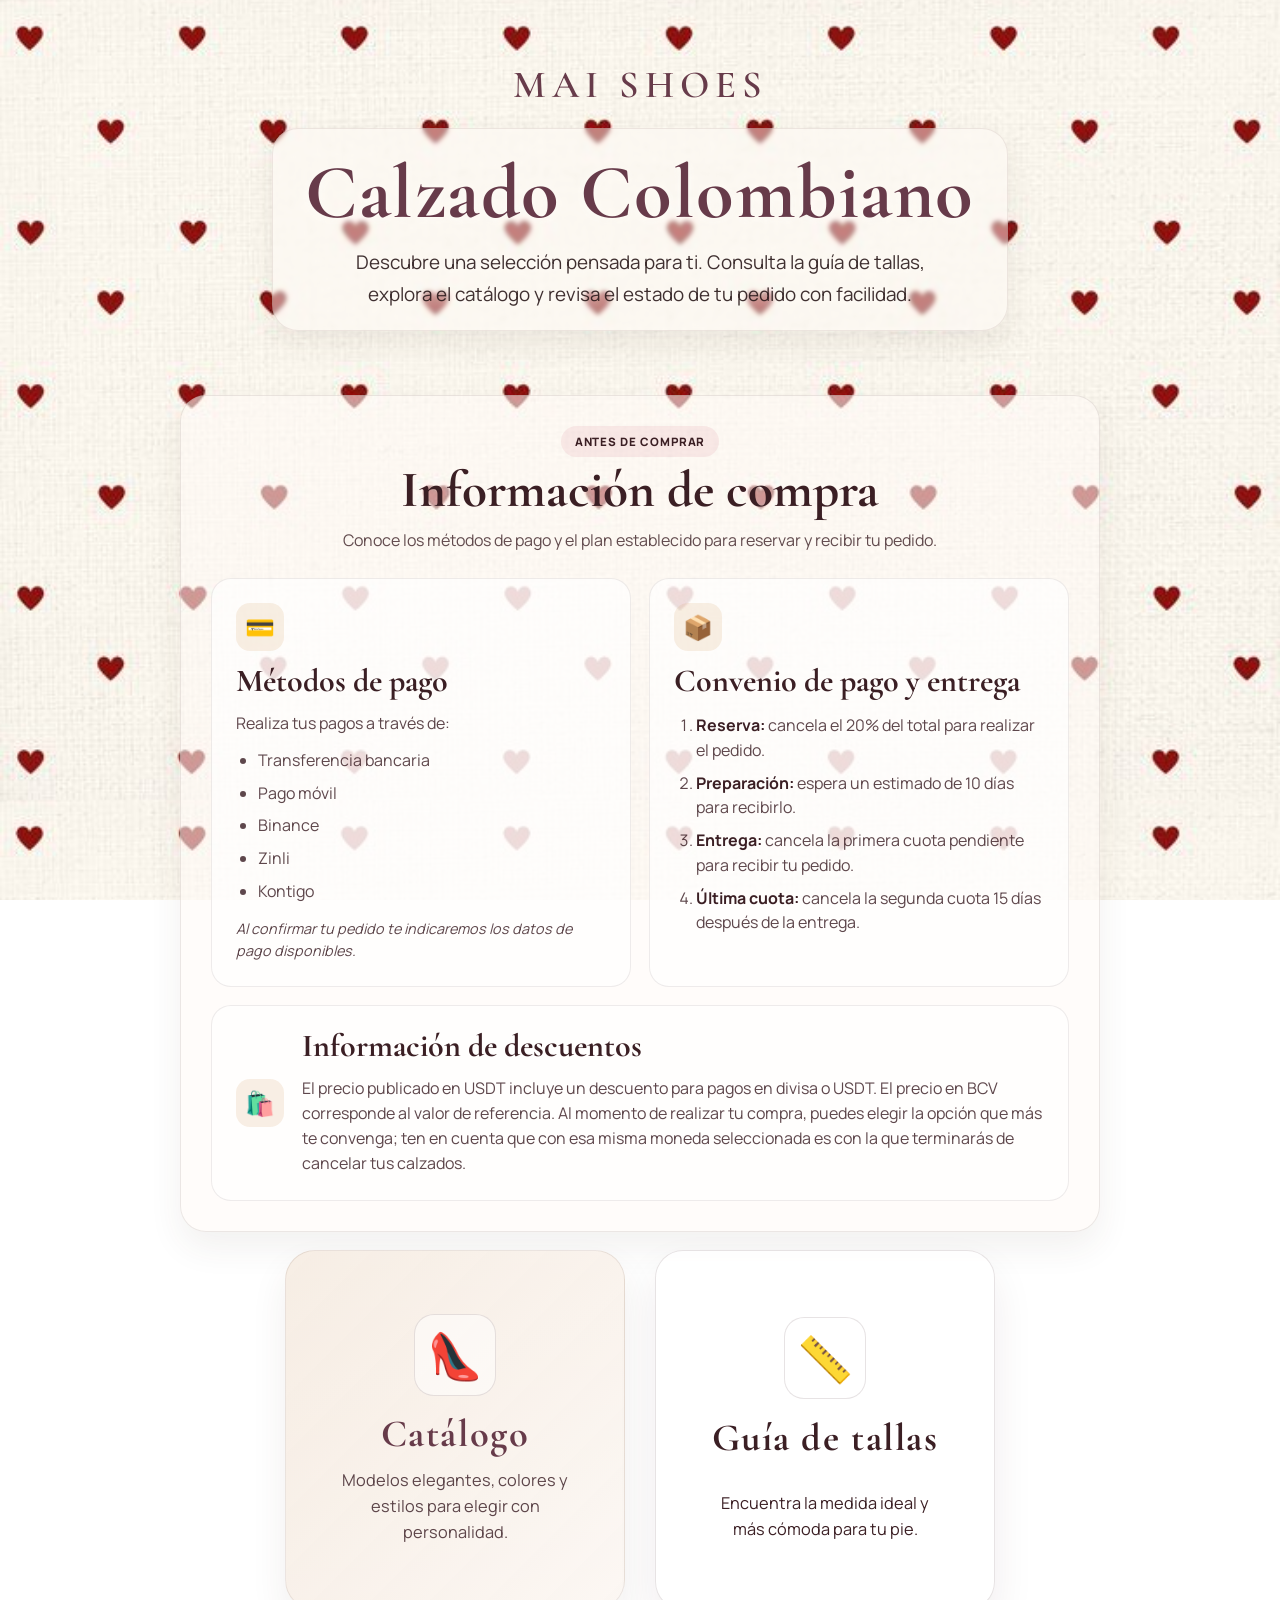
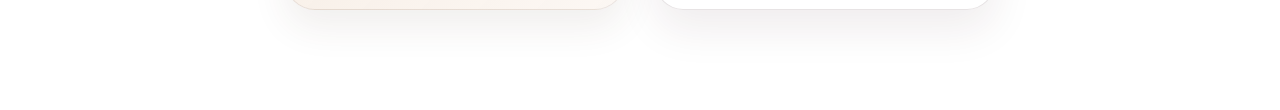
<file: index.html>
<!DOCTYPE html>
<html lang="es">
  <head>
    <meta charset="UTF-8" />
    <meta name="viewport" content="width=device-width, initial-scale=1.0" />
    <title>MaiShoes</title> 
    <link rel="icon" href="logo.png" type="image/png">
    <meta name="description" content="Catálogo elegante de tacones y zapatillas de dama." />
    <link rel="preconnect" href="https://fonts.googleapis.com" />
    <link rel="preconnect" href="https://fonts.gstatic.com" crossorigin />
    <link href="https://fonts.googleapis.com/css2?family=Cormorant+Garamond:wght@500;600;700&family=Manrope:wght@400;500;600;700&display=swap" rel="stylesheet" />
    <link rel="stylesheet" href="sytle.css" />
    <!-- Google Analytics -->
    <script async src="https://www.googletagmanager.com/gtag/js?id=G-YP39BJCR0T"></script>
    <script>
      window.dataLayer = window.dataLayer || [];
      function gtag(){dataLayer.push(arguments);}
      gtag('js', new Date());
      gtag('config', 'G-YP39BJCR0T');
    </script>
  </head>
  <body class="landing-body">
    <div class="landing-shell">
      <header class="topbar">
        <div class="brand">Mai Shoes</div>
      </header>

      <main class="home-main">
        <section class="hero-panel">
          <h1>Calzado Colombiano</h1>
          <p class="hero-copy">
            Descubre una selección pensada para ti. Consulta la guía de tallas, explora el catálogo
            y revisa el estado de tu pedido con facilidad.</p>
        </section>

        <section class="purchase-info" aria-labelledby="purchase-info-title">
          <div class="purchase-info-heading">
            <p class="eyebrow">Antes de comprar</p>
            <h2 id="purchase-info-title">Información de compra</h2>
            <p>Conoce los métodos de pago y el plan establecido para reservar y recibir tu pedido.</p>
          </div>

          <div class="purchase-info-grid">
            <article class="purchase-info-card">
              <div class="info-icon" aria-hidden="true">💳</div>
              <h3>Métodos de pago</h3>
              <p>Realiza tus pagos a través de:</p>
              <ul>
                <li>Transferencia bancaria</li>
                <li>Pago móvil</li>
                <li>Binance</li>
                <li>Zinli</li>
                <li>Kontigo</li>
              </ul>
              <p class="info-note">Al confirmar tu pedido te indicaremos los datos de pago disponibles.</p>
            </article>

            <article class="purchase-info-card payment-plan-card">
              <div class="info-icon" aria-hidden="true">📦</div>
              <h3>Convenio de pago y entrega</h3>
              <ol class="payment-steps">
                <li><strong>Reserva:</strong> cancela el 20% del total para realizar el pedido.</li>
                <li><strong>Preparación:</strong> espera un estimado de 10 días para recibirlo.</li>
                <li><strong>Entrega:</strong> cancela la primera cuota pendiente para recibir tu pedido.</li>
                <li><strong>Última cuota:</strong> cancela la segunda cuota 15 días después de la entrega.</li>
              </ol>
            </article>

            <article class="purchase-info-card discount-info-card">
              <div class="info-icon" aria-hidden="true">🛍️</div>
              <div>
                <h3>Información de descuentos</h3>
                <p>El precio publicado en USDT incluye un descuento para pagos en divisa o USDT. El precio en BCV corresponde al valor de referencia. Al momento de realizar tu compra, puedes elegir la opción que más te convenga; ten en cuenta que con esa misma moneda seleccionada es con la que terminarás de cancelar tus calzados. </p>
              </div>
            </article>
          </div>
        </section>

        <div class="home-grid">
          <a class="home-card catalog-card" href="catalogo.html">
            <div class="card-art" aria-hidden="true">👠</div>
            <h2>Catálogo</h2>
            <p>Modelos elegantes, colores y estilos para elegir con personalidad.</p>
          </a>

          <a class="home-card guide-card" href="guia-tallas.html">
            <div class="card-art" aria-hidden="true">📏</div>
            <h2>Guía de tallas</h2>
            <p>Encuentra la medida ideal y más cómoda para tu pie.</p>
          </a>
        </div>
        
      </main>
    </div>
  </body>
</html>
</file>
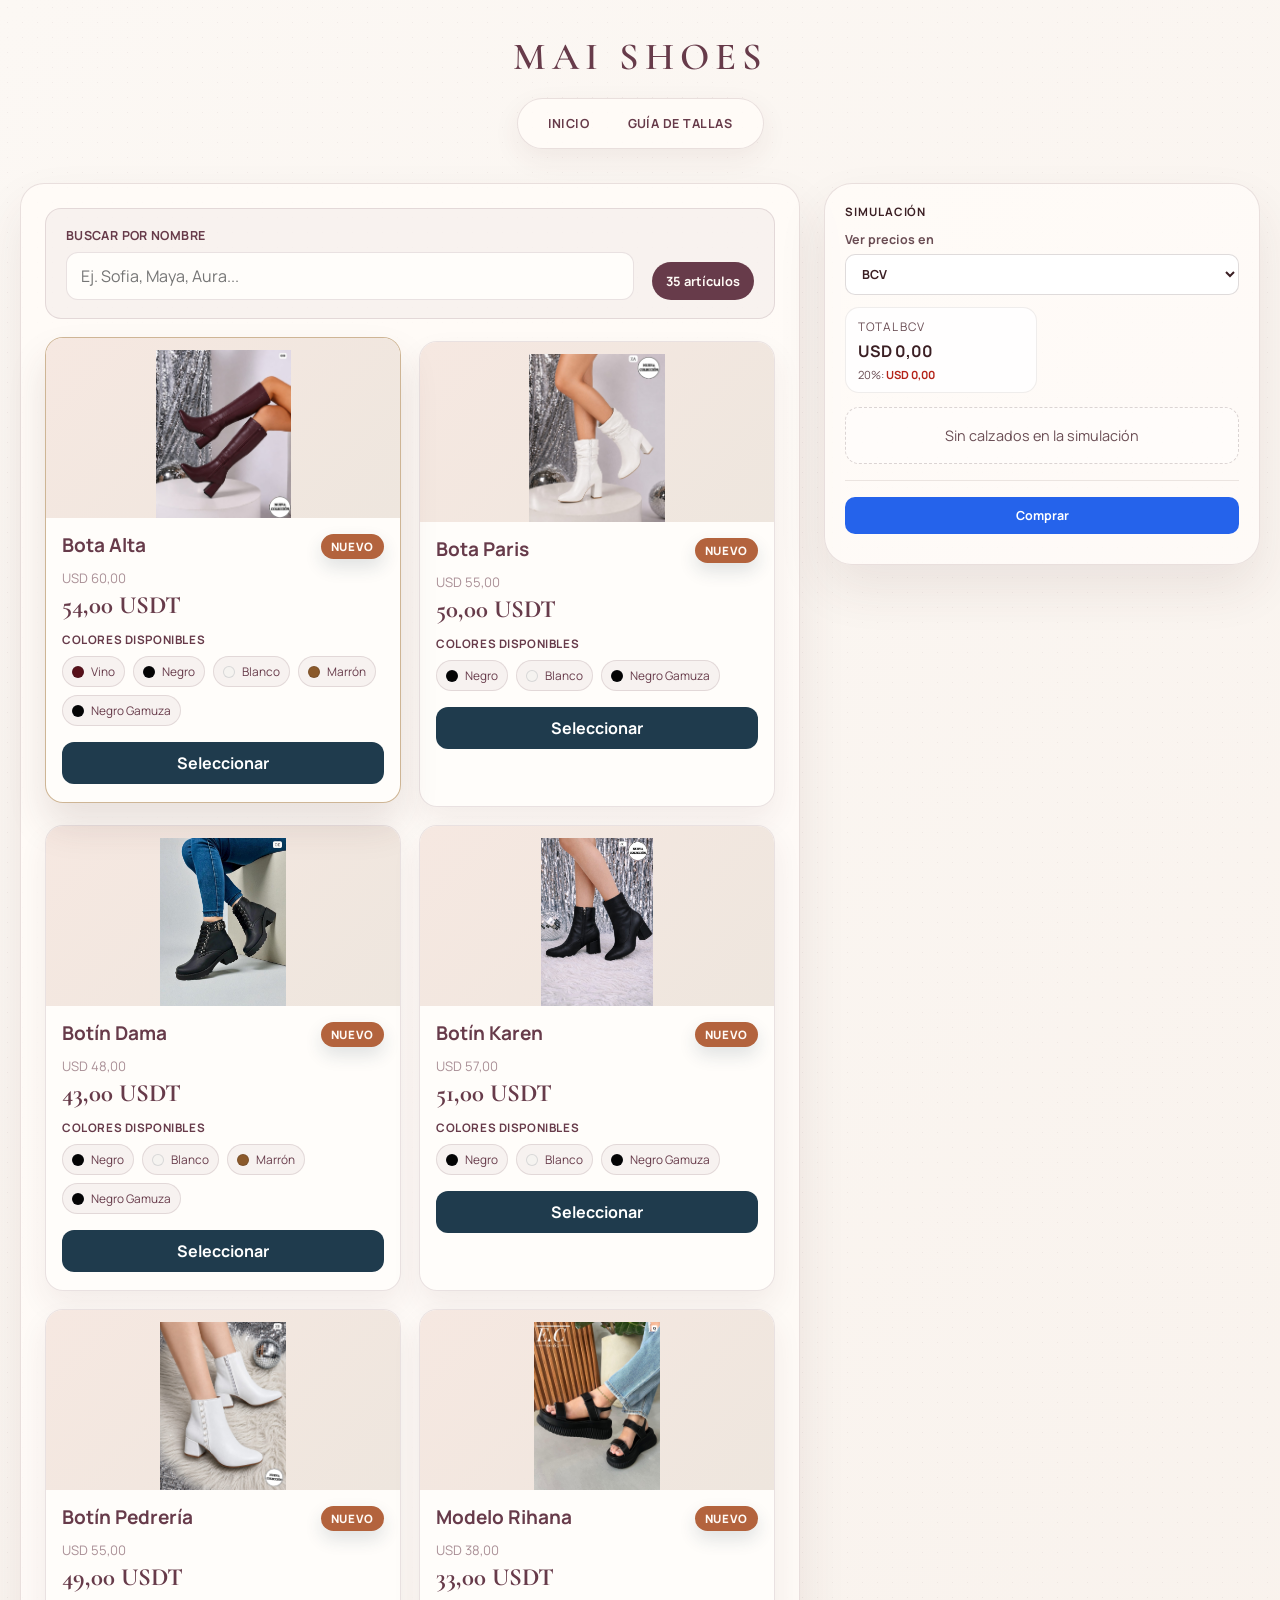
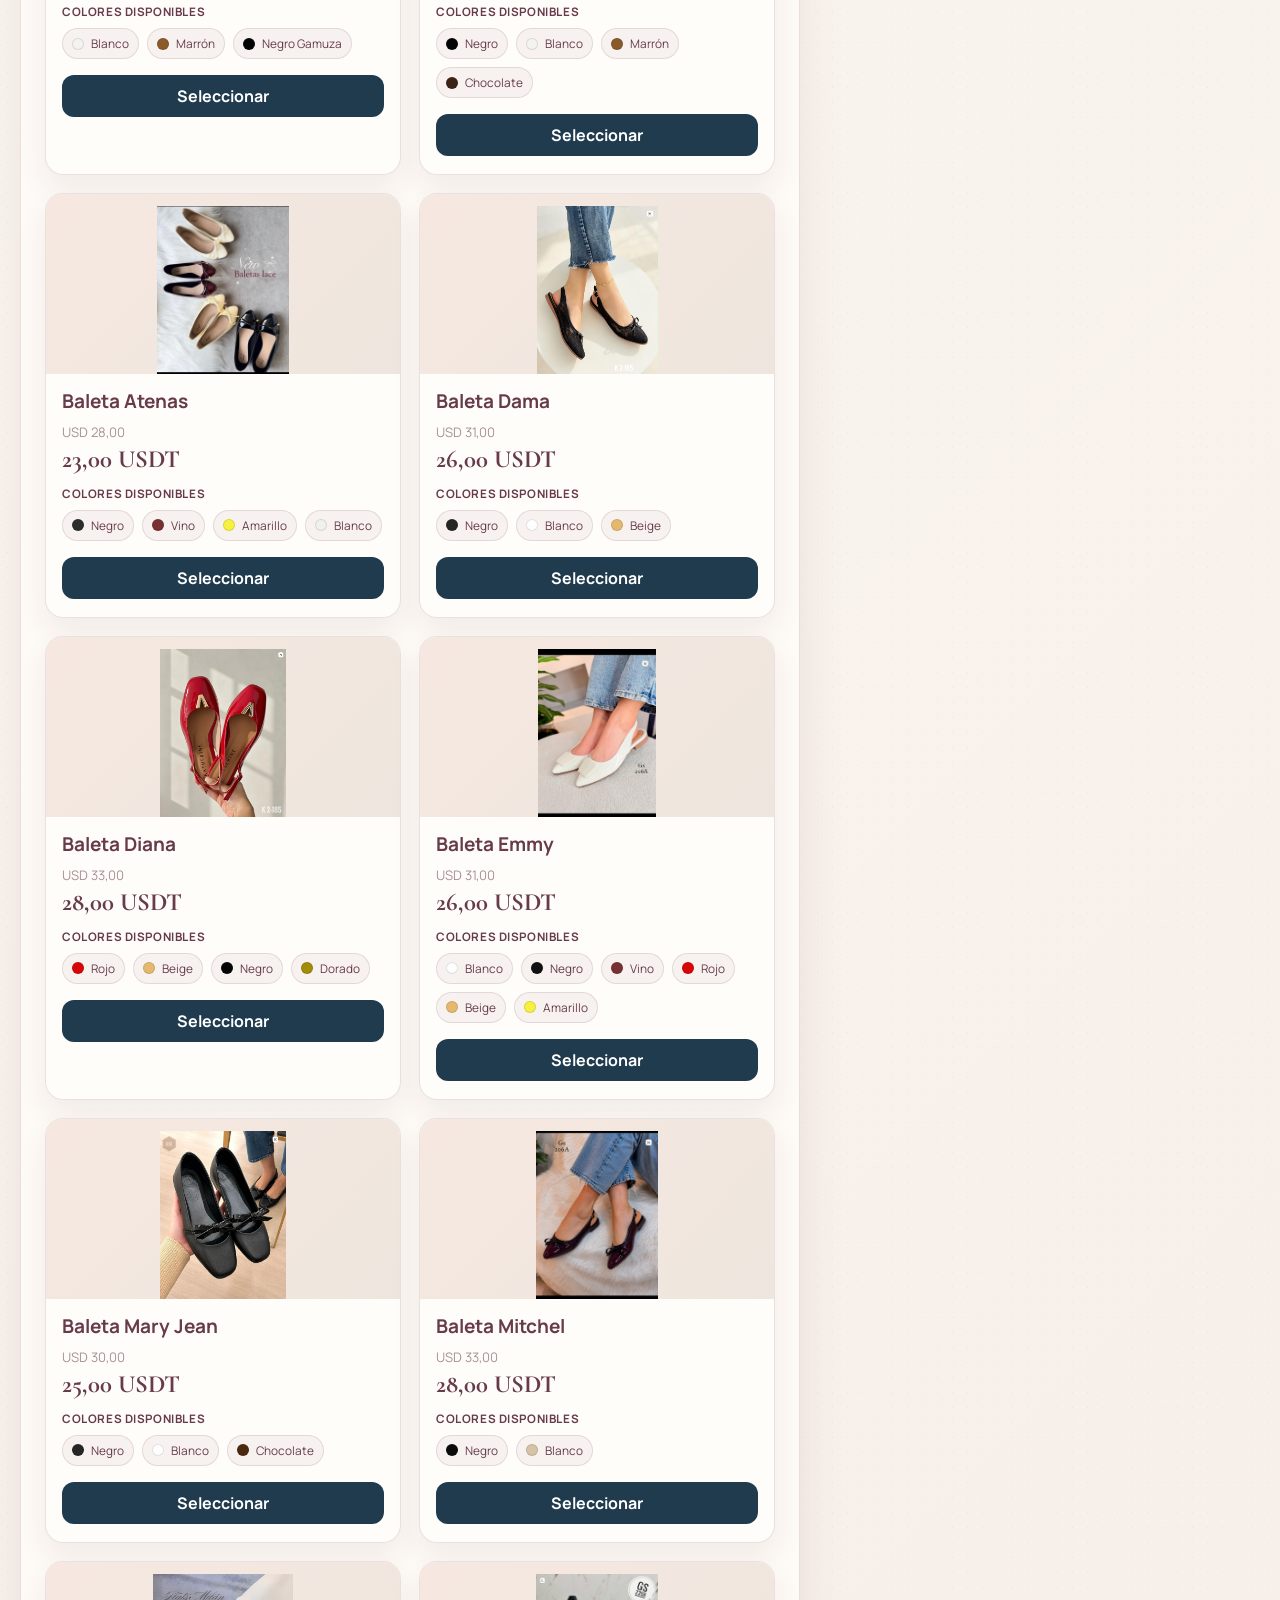
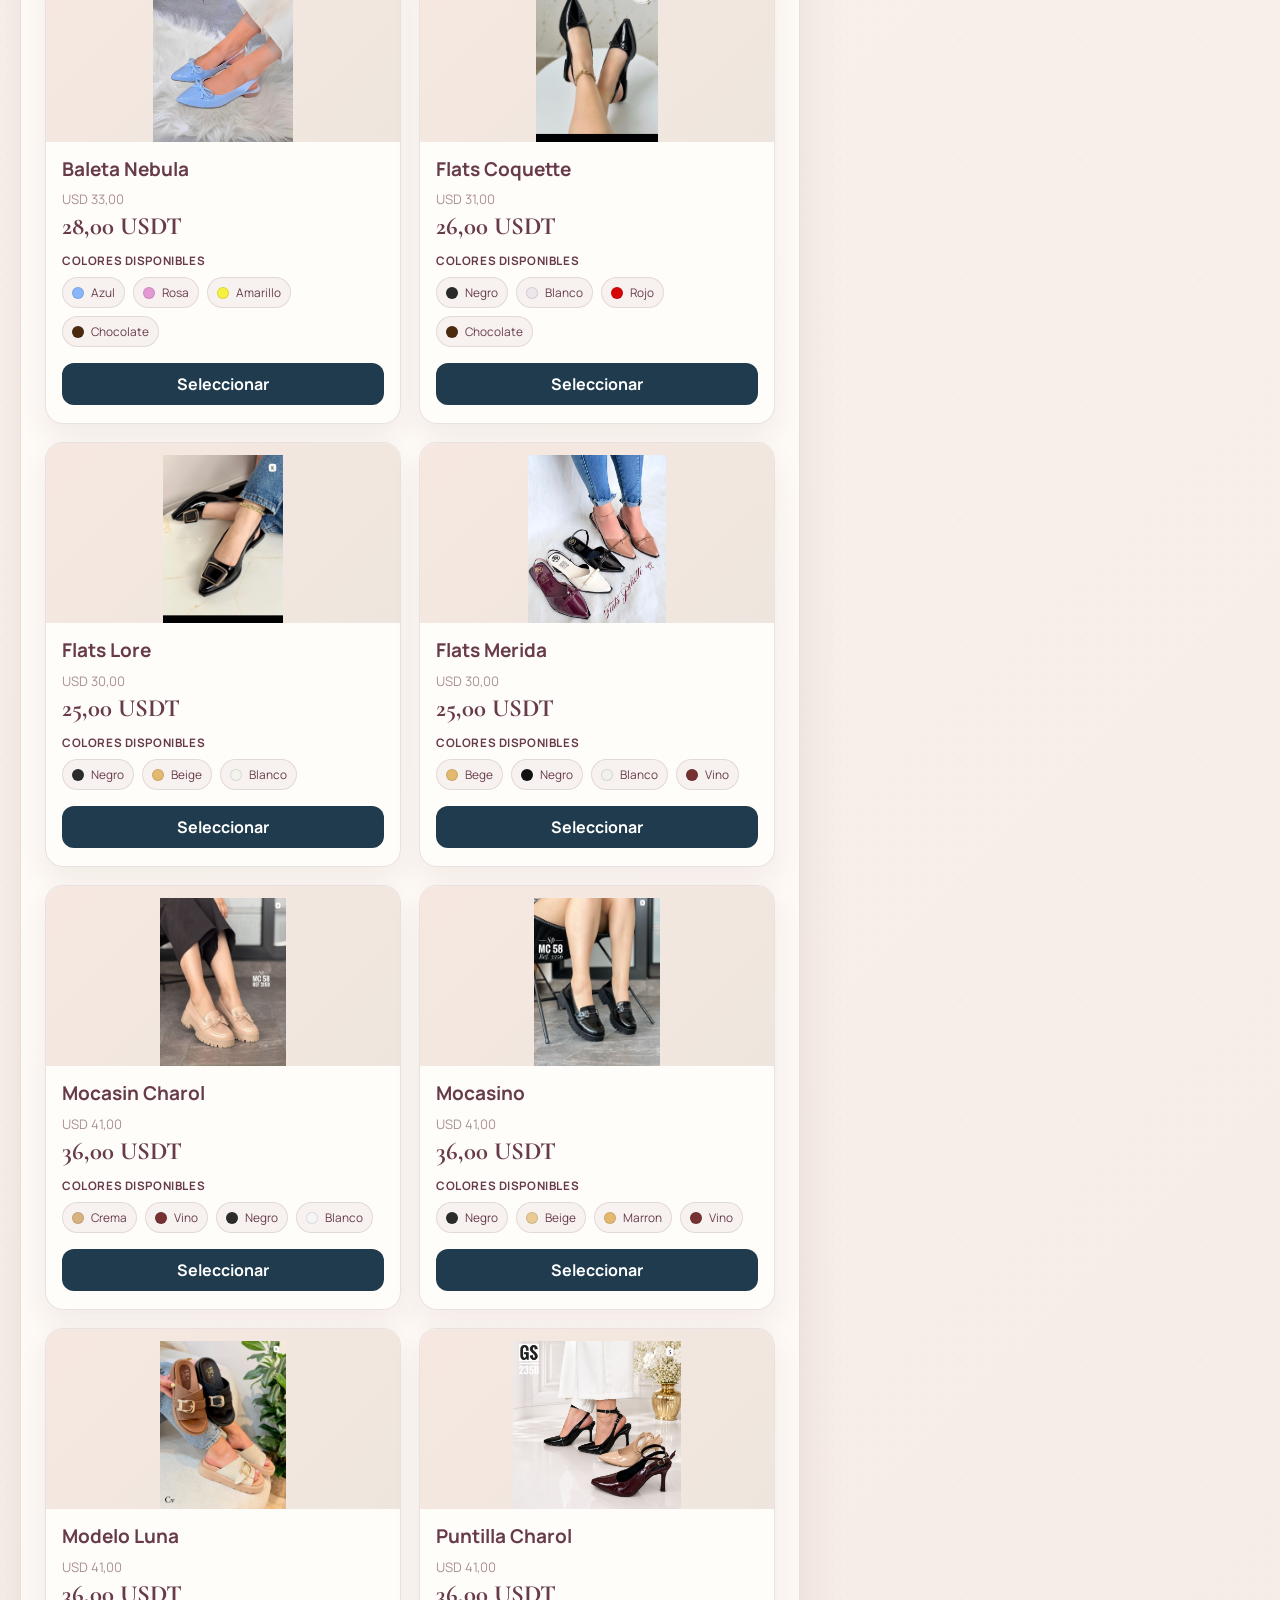
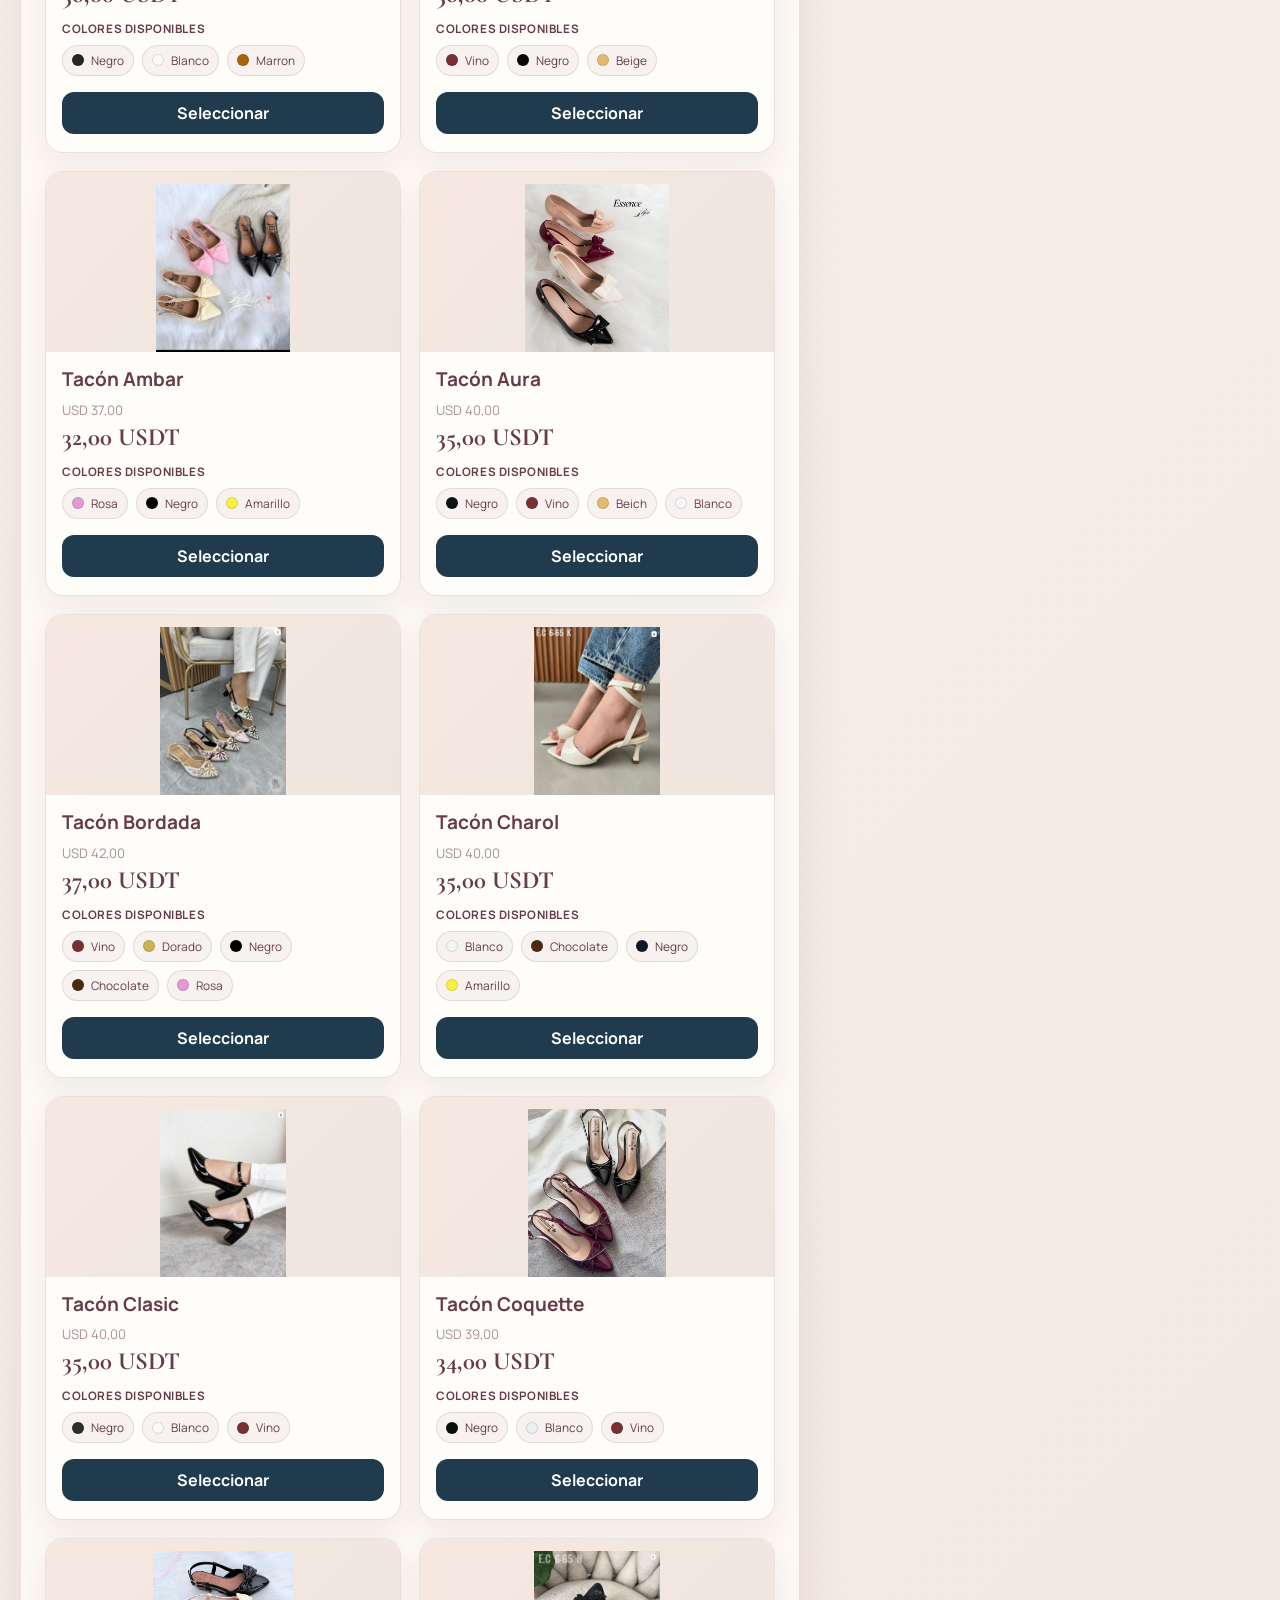
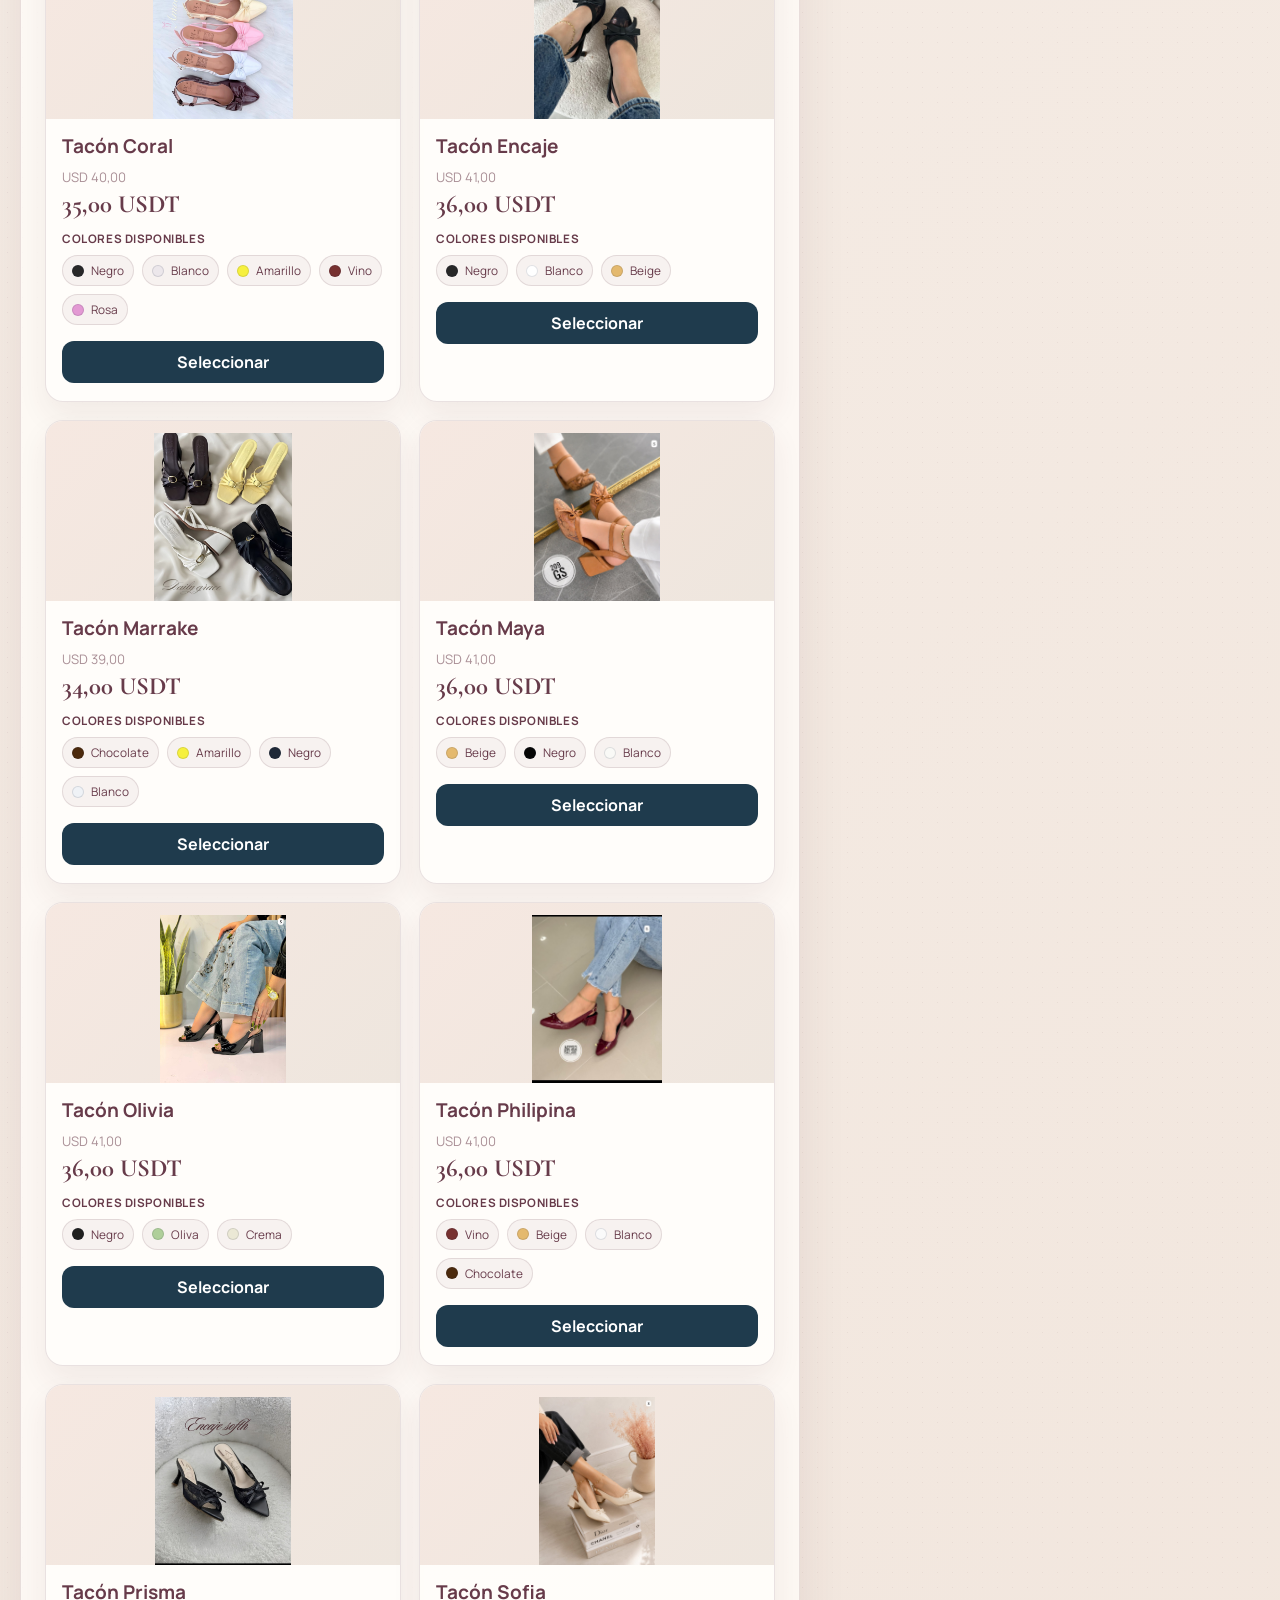
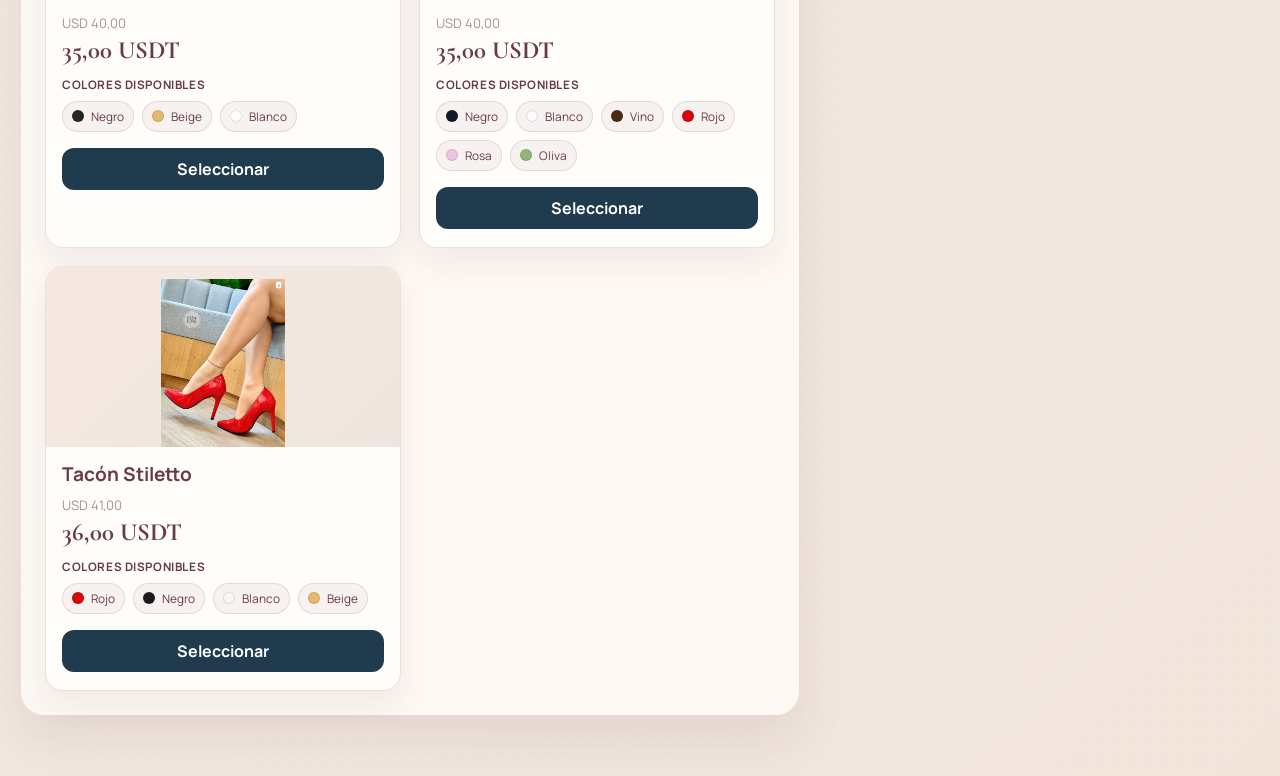
<file: catalogo.html>
<!DOCTYPE html>
<html lang="es">
  <head>
    <meta charset="UTF-8" />
    <meta name="viewport" content="width=device-width, initial-scale=1.0" />
    <title>MaiShoes |Catálogo</title>
    <link rel="icon" href="logo.png" type="image/png">
    <meta name="description" content="Catálogo elegante de tacones y zapatillas de dama." />
    <link rel="preconnect" href="https://fonts.googleapis.com" />
    <link rel="preconnect" href="https://fonts.gstatic.com" crossorigin />
    <link href="https://fonts.googleapis.com/css2?family=Cormorant+Garamond:wght@500;600;700&family=Manrope:wght@400;500;600;700&display=swap" rel="stylesheet" />
    <link rel="stylesheet" href="sytle.css" />
    <!-- Google Analytics -->
    <script async src="https://www.googletagmanager.com/gtag/js?id=G-YP39BJCR0T"></script>
    <script>
      window.dataLayer = window.dataLayer || [];
      function gtag(){dataLayer.push(arguments);}
      gtag('js', new Date());
      gtag('config', 'G-YP39BJCR0T');
    </script>
  </head>
  <body class="catalog-body">
    <div class="catalog-page">
      <header class="catalog-header">
        <div class="brand-inline">Mai Shoes</div>
        <nav class="top-nav" aria-label="Navegación del sitio">
          <a href="index.html" >Inicio</a>
          <a href="guia-tallas.html">Guía de tallas</a>
        </nav>
      </header>

      <main class="catalog-layout">
        <section class="catalog-panel">
          <div class="toolbar">
            <div class="search-box">
              <label for="searchInput">Buscar por nombre</label>
              <input id="searchInput" type="text" placeholder="Ej. Sofia, Maya, Aura..." />
            </div>
            <span class="badge" id="totalProductos">0 modelos</span>
          </div>

          <div id="catalogo" class="products-grid"></div>
        </section>

        <aside class="simulator-panel">
          <div class="simulator-card" id="simulatorCard">
            <button id="simulatorToggle" class="mobile-simulator-toggle" type="button" aria-expanded="false" aria-controls="simulatorDetails">
              Simulación
            </button>
            <div id="simulatorDetails" class="simulator-details">
              <div class="simulator-header">
              <p class="eyebrow-small">Simulación</p>
              <label class="currency-selector" for="monedaSimulacion">
                Ver precios en
                <select id="monedaSimulacion">
                  <option value="bcv">BCV</option>
                  <option value="usdt">USDT</option>
                </select>
              </label>
              <div class="simulator-totals">
                <div class="sim-total-item">
                  <span id="monedaTotalLabel">Total BCV</span>
                  <strong id="precioBvc">$0.00</strong>
                  <small>20%: <b id="reservaBcv">$0.00</b></small>
                </div>
              </div>
              </div>

              <div id="simulacionVacia" class="simulacion-vacia">Sin calzados en la simulación</div>
              <div id="simulacionLista" class="simulacion-list" aria-live="polite"></div>

              <div class="order-query">
                <button id="consultarPedido" class="consult-order-button" type="button">Comprar</button>
                <p id="consultaPedidoError" class="order-query-error" aria-live="polite"></p>
              </div>
            </div>
          </div>
        </aside>
      </main>
    </div>

    <script src="catalogo.js"></script>
    <script src="app.js"></script>
  </body>
</html>
</file>
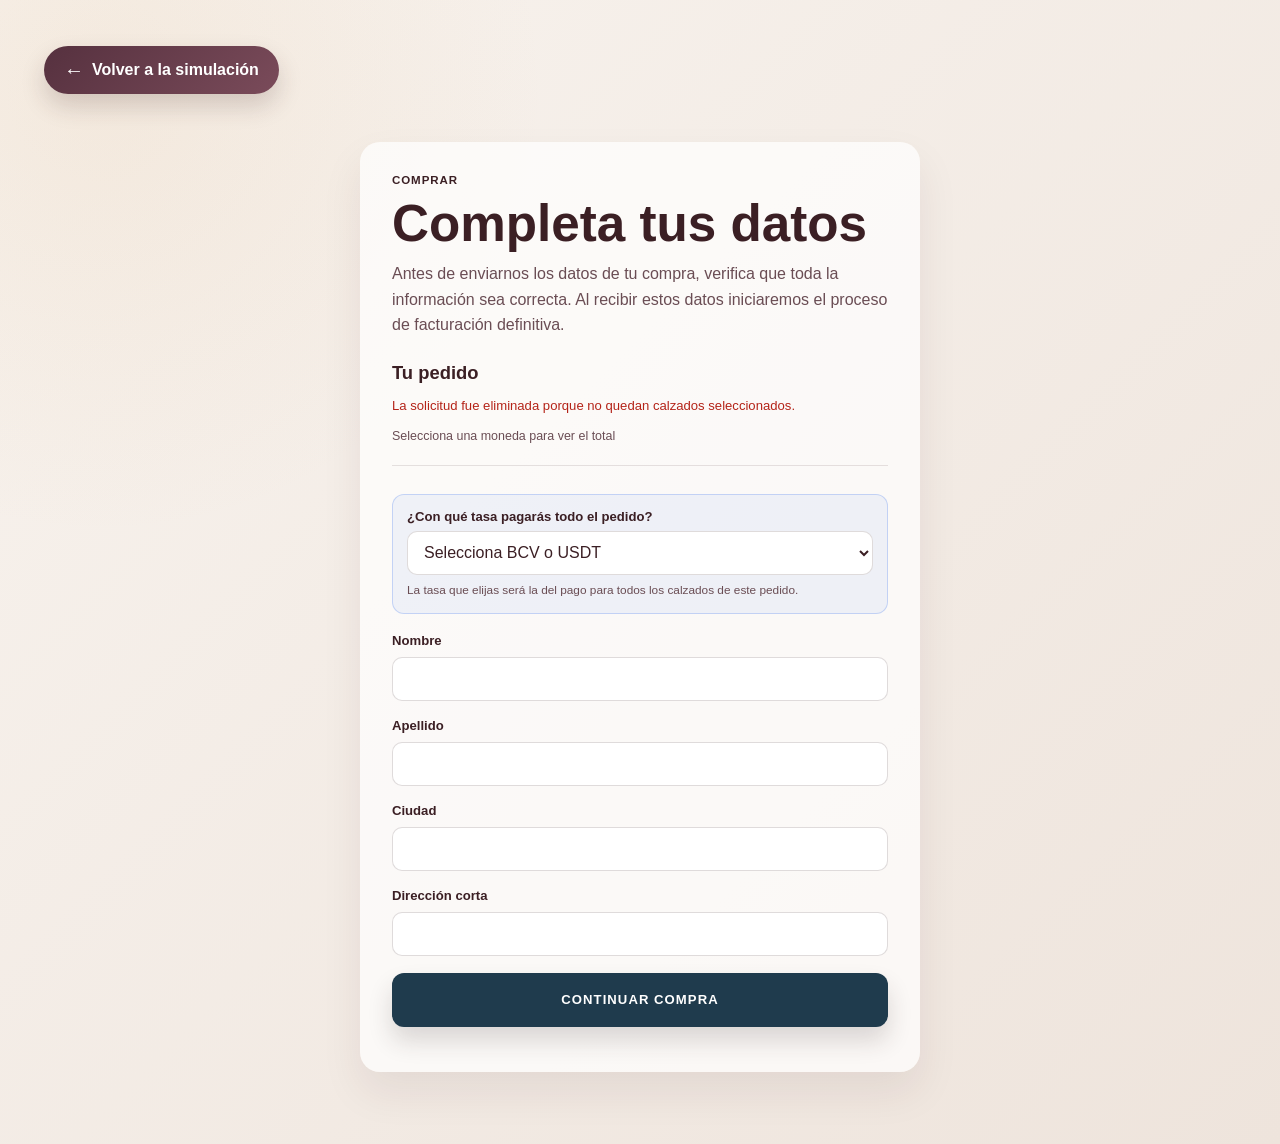
<file: datos-pedido.html>
<!DOCTYPE html>
<html lang="es">
  <head>
    <meta charset="UTF-8" />
    <meta name="viewport" content="width=device-width, initial-scale=1.0" />
    <title>MaiShoes | Comprar</title>
    <link rel="icon" href="logo.png" type="image/png">
    <link rel="stylesheet" href="sytle.css" />
    <!-- Google Analytics -->
    <script async src="https://www.googletagmanager.com/gtag/js?id=G-YP39BJCR0T"></script>
    <script>
      window.dataLayer = window.dataLayer || [];
      function gtag(){dataLayer.push(arguments);}
      gtag('js', new Date());
      gtag('config', 'G-YP39BJCR0T');
    </script>
  </head>
  <body class="product-page-body">
    <div class="page-shell order-page-shell">
      <a href="catalogo.html" class="button primary"><span class="back-arrow" aria-hidden="true">←</span> Volver a la simulación</a>
      <main class="order-form-page">
        <section class="order-form-intro">
          <p class="eyebrow-small">Comprar</p>
          <h1>Completa tus datos</h1>
          <p>Antes de enviarnos los datos de tu compra, verifica que toda la información sea correcta. Al recibir estos datos iniciaremos el proceso de facturación definitiva.</p>
        </section>

        <section class="order-summary" aria-labelledby="resumenPedidoTitulo">
          <h2 id="resumenPedidoTitulo">Tu pedido</h2>
          <div id="pedidoLista" class="order-summary-list"></div>
          <p id="pedidoVacio" class="order-empty" hidden>La solicitud fue eliminada porque no quedan calzados seleccionados.</p>
          <div class="order-totals">
            <span id="pedidoMonedaSinSeleccionar">Selecciona una moneda para ver el total</span>
            <span id="pedidoTotalSeleccionado" hidden>Total <strong id="pedidoTotal">$0.00</strong><small>20% de reserva: <b id="pedidoReserva">$0.00</b></small><small>40% cuota 1: <b id="pedidoCuota40a">$0.00</b></small><small>40% cuota 2: <b id="pedidoCuota40b">$0.00</b></small></span>
          </div>
        </section>

        <form id="datosPedidoForm" class="order-form">
          <div class="payment-currency-choice">
            <label for="monedaPago">¿Con qué tasa pagarás todo el pedido?</label>
            <select id="monedaPago" name="monedaPago" required>
              <option value="" selected disabled>Selecciona BCV o USDT</option>
              <option value="bcv">BCV</option>
              <option value="usdt">USDT</option>
            </select>
            <p>La tasa que elijas será la del pago para todos los calzados de este pedido.</p>
          </div>

          <label for="nombrePedido">Nombre</label>
          <input id="nombrePedido" name="nombre" type="text" autocomplete="given-name" required />

          <label for="apellidoPedido">Apellido</label>
          <input id="apellidoPedido" name="apellido" type="text" autocomplete="family-name" required />

          <label for="ciudadPedido">Ciudad</label>
          <input id="ciudadPedido" name="ciudad" type="text" autocomplete="address-level2" required />

          <label for="direccionPedido">Dirección corta</label>
          <input id="direccionPedido" name="direccion" type="text" autocomplete="street-address" required />

          <button class="primary-button" type="submit">Continuar compra</button>
          <p id="datosPedidoResultado" class="order-form-result" aria-live="polite"></p>
        </form>
      </main>
    </div>

    <script src="catalogo.js"></script>
    <script src="pedido.js"></script>
    <script>
    </script>
  </body>
</html>
</file>
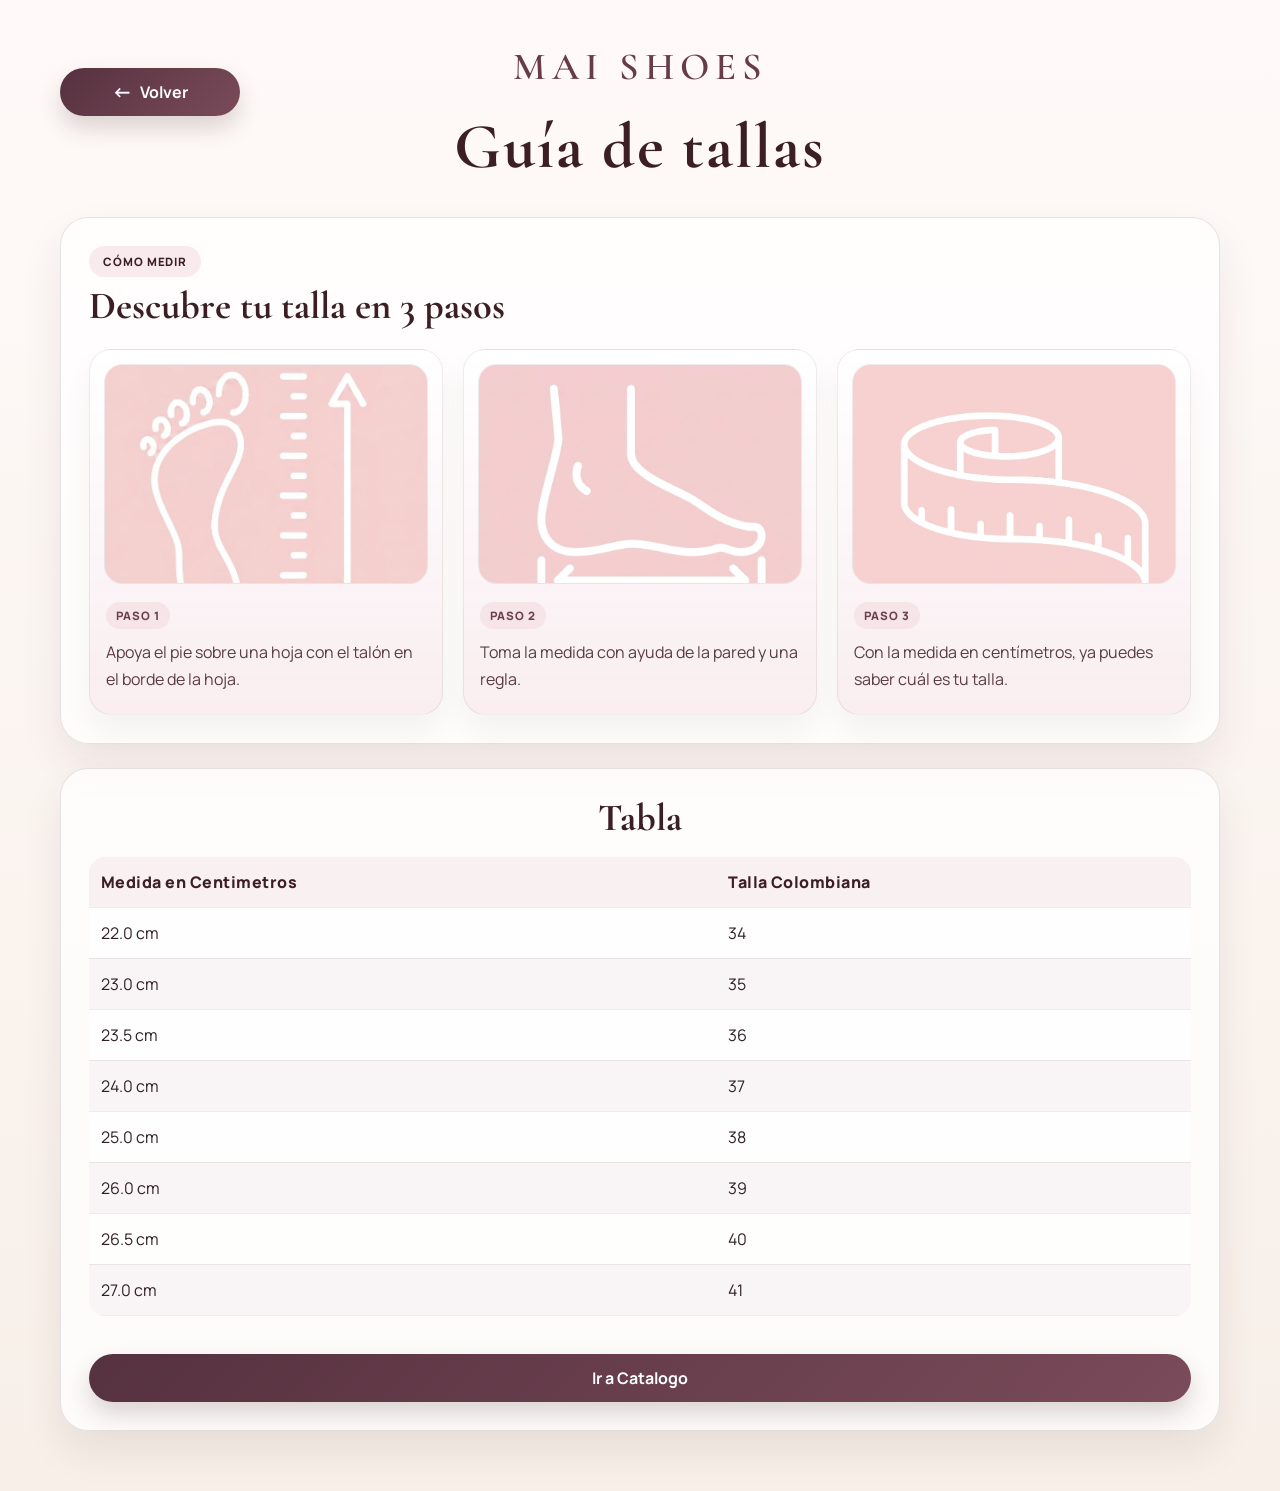
<file: guia-tallas.html>
<!DOCTYPE html>
<html lang="es">
  <head>
    <meta charset="UTF-8" />
    <meta name="viewport" content="width=device-width, initial-scale=1.0" />
    <title>MaiShoes |Guía de tallas</title>
    <link rel="icon" href="logo.png" type="image/png">
    <meta name="description" content="Guía de tallas para tacones y zapatillas de dama." />
    <link rel="preconnect" href="https://fonts.googleapis.com" />
    <link rel="preconnect" href="https://fonts.gstatic.com" crossorigin />
    <link href="https://fonts.googleapis.com/css2?family=Cormorant+Garamond:wght@500;600;700&family=Manrope:wght@400;500;600;700&display=swap" rel="stylesheet" />
    <link rel="stylesheet" href="sytle.css" />
  </head>
  <body class="guide-body">
    <div class="guide-page">
      <header class="guide-header">
        <div class="brand-inline">Mai Shoes</div>
        <div class="guide-return-wrap">
          <a class="button primary" href="index.html"><span class="back-arrow" aria-hidden="true">←</span> Volver</a>
        </div>
        <h1>Guía de tallas</h1>
      </header>

      <main class="guide-layout">
        <section class="guide-card guide-steps">
          <div class="guide-intro">
            <span class="eyebrow">Cómo medir</span>
            <h2>Descubre tu talla en 3 pasos</h2>
          </div>

          <div class="steps-grid">
            <article class="step-item">
              <div class="step-image-wrap">
                <img src="paso_1.jpg" alt="Paso 1: apoyar el pie sobre una hoja con el talón en el borde de la hoja" loading="lazy" />
              </div>
              <div class="step-copy">
                <span class="step-number">Paso 1</span>
                <p>Apoya el pie sobre una hoja con el talón en el borde de la hoja.</p>
              </div>
            </article>

            <article class="step-item">
              <div class="step-image-wrap">
                <img src="paso_2.jpg" alt="Paso 2: tomar la medida con ayuda de la pared y una regla" loading="lazy" />
              </div>
              <div class="step-copy">
                <span class="step-number">Paso 2</span>
                <p>Toma la medida con ayuda de la pared y una regla.</p>
              </div>
            </article>

            <article class="step-item">
              <div class="step-image-wrap">
                <img src="paso_3.jpg" alt="Paso 3: con la medida en centímetros ya puedes saber cuál es tu talla" loading="lazy" />
              </div>
              <div class="step-copy">
                <span class="step-number">Paso 3</span>
                <p>Con la medida en centímetros, ya puedes saber cuál es tu talla.</p>
              </div>
            </article>
          </div>
        </section>

        <section class="guide-card guide-table-card">
          <h2 class="table-title">Tabla</h2>
          <table class="size-table">
            <thead>
              <tr>
                <th>Medida en Centimetros</th>
                <th>Talla Colombiana</th>
              </tr>
            </thead>
            <tbody>
              <tr><td>22.0 cm</td><td>34</td></tr>
              <tr><td>23.0 cm</td><td>35</td></tr>
              <tr><td>23.5 cm</td><td>36</td></tr>
              <tr><td>24.0 cm</td><td>37</td></tr>
              <tr><td>25.0 cm</td><td>38</td></tr>
              <tr><td>26.0 cm</td><td>39</td></tr>
              <tr><td>26.5 cm</td><td>40</td></tr>
              <tr><td>27.0 cm</td><td>41</td></tr>
            </tbody>
          </table>

          <div class="guide-cta">
            <a class="button primary" href="catalogo.html">Ir a Catalogo</a>
          </div>
        </section>
      </main>
    </div>
  </body>
</html>
</file>
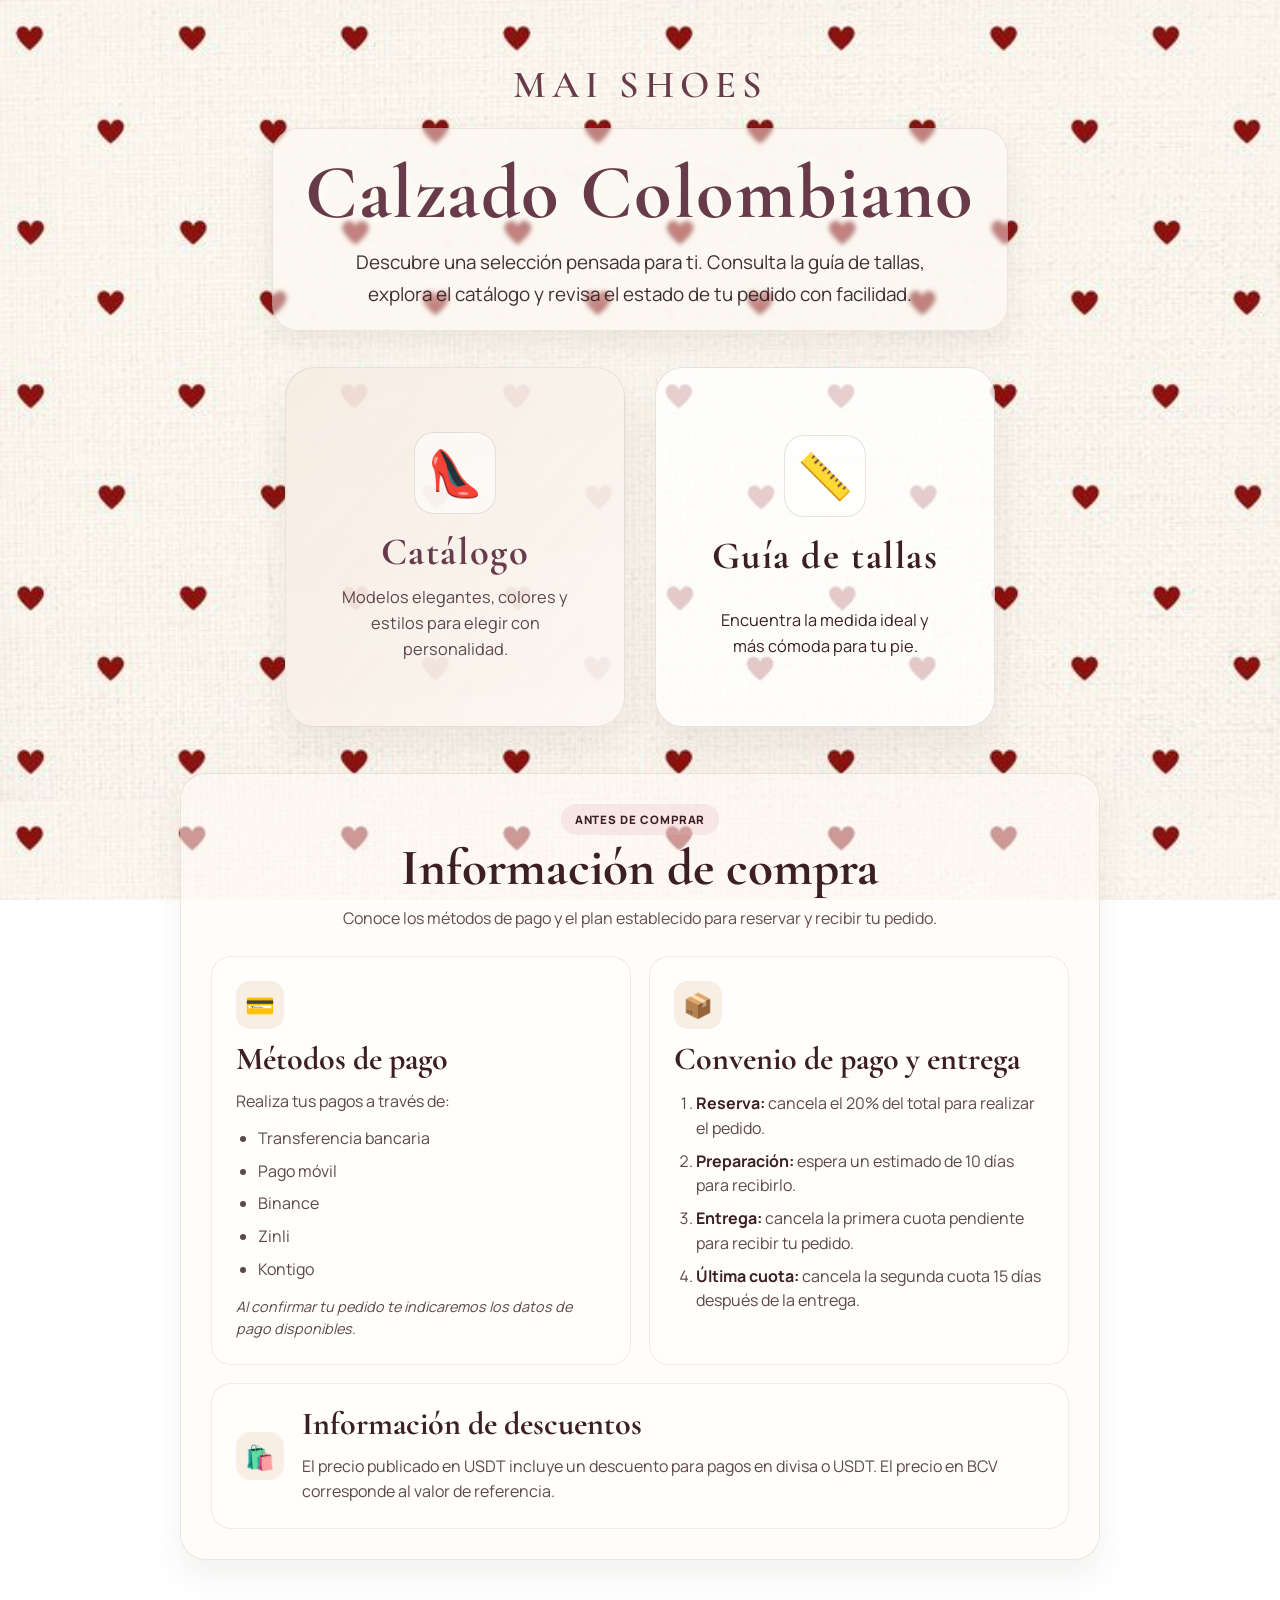
<file: principal.html>
<!DOCTYPE html>
<html lang="es">
  <head>
    <meta charset="UTF-8" />
    <meta name="viewport" content="width=device-width, initial-scale=1.0" />
    <title>MaiShoes</title> 
    <link rel="icon" href="logo.png" type="image/png">
    <meta name="description" content="Catálogo elegante de tacones y zapatillas de dama." />
    <link rel="preconnect" href="https://fonts.googleapis.com" />
    <link rel="preconnect" href="https://fonts.gstatic.com" crossorigin />
    <link href="https://fonts.googleapis.com/css2?family=Cormorant+Garamond:wght@500;600;700&family=Manrope:wght@400;500;600;700&display=swap" rel="stylesheet" />
    <link rel="stylesheet" href="sytle.css" />
  </head>
  <body class="landing-body">
    <div class="landing-shell">
      <header class="topbar">
        <div class="brand">Mai Shoes</div>
      </header>

      <main class="home-main">
        <section class="hero-panel">
          <h1>Calzado Colombiano</h1>
          <p class="hero-copy">
            Descubre una selección pensada para ti. Consulta la guía de tallas, explora el catálogo
            y revisa el estado de tu pedido con facilidad.</p>
        </section>

        <div class="home-grid">
          <a class="home-card catalog-card" href="catalogo.html">
            <div class="card-art" aria-hidden="true">👠</div>
            <h2>Catálogo</h2>
            <p>Modelos elegantes, colores y estilos para elegir con personalidad.</p>
          </a>

          <a class="home-card guide-card" href="guia-tallas.html">
            <div class="card-art" aria-hidden="true">📏</div>
            <h2>Guía de tallas</h2>
            <p>Encuentra la medida ideal y más cómoda para tu pie.</p>
          </a>
        </div>

        <section class="purchase-info" aria-labelledby="purchase-info-title">
          <div class="purchase-info-heading">
            <p class="eyebrow">Antes de comprar</p>
            <h2 id="purchase-info-title">Información de compra</h2>
            <p>Conoce los métodos de pago y el plan establecido para reservar y recibir tu pedido.</p>
          </div>

          <div class="purchase-info-grid">
            <article class="purchase-info-card">
              <div class="info-icon" aria-hidden="true">💳</div>
              <h3>Métodos de pago</h3>
              <p>Realiza tus pagos a través de:</p>
              <ul>
                <li>Transferencia bancaria</li>
                <li>Pago móvil</li>
                <li>Binance</li>
                <li>Zinli</li>
                <li>Kontigo</li>
              </ul>
              <p class="info-note">Al confirmar tu pedido te indicaremos los datos de pago disponibles.</p>
            </article>

            <article class="purchase-info-card payment-plan-card">
              <div class="info-icon" aria-hidden="true">📦</div>
              <h3>Convenio de pago y entrega</h3>
              <ol class="payment-steps">
                <li><strong>Reserva:</strong> cancela el 20% del total para realizar el pedido.</li>
                <li><strong>Preparación:</strong> espera un estimado de 10 días para recibirlo.</li>
                <li><strong>Entrega:</strong> cancela la primera cuota pendiente para recibir tu pedido.</li>
                <li><strong>Última cuota:</strong> cancela la segunda cuota 15 días después de la entrega.</li>
              </ol>
            </article>

            <article class="purchase-info-card discount-info-card">
              <div class="info-icon" aria-hidden="true">🛍️</div>
              <div>
                <h3>Información de descuentos</h3>
                <p>El precio publicado en USDT incluye un descuento para pagos en divisa o USDT. El precio en BCV corresponde al valor de referencia.</p>
              </div>
            </article>
          </div>
        </section>

      </main>
    </div>
  </body>
</html>
</file>
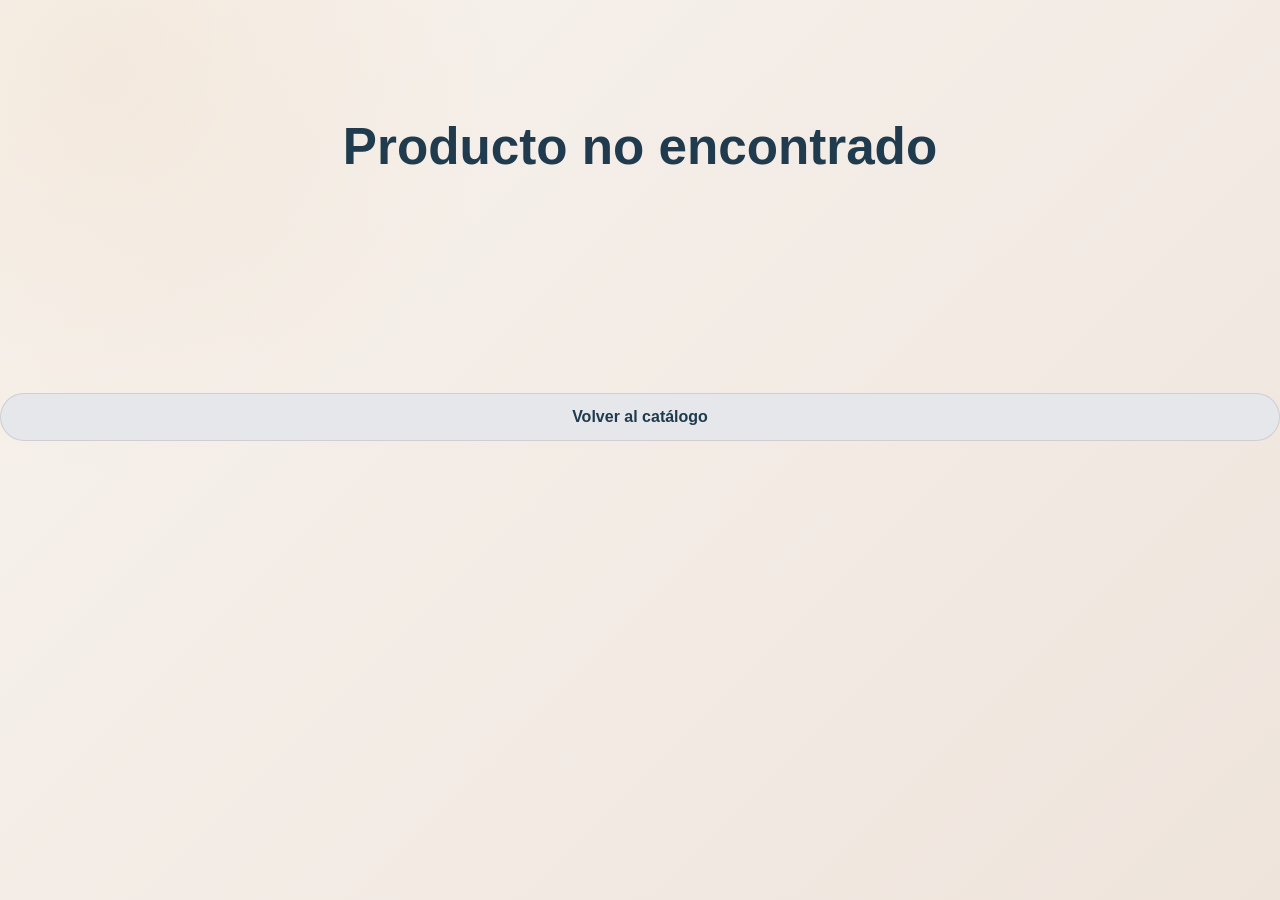
<file: producto.html>
<!DOCTYPE html>
<html lang="es">
  <head>
    <meta charset="UTF-8" />
    <meta name="viewport" content="width=device-width, initial-scale=1.0" />
    <title>MaiShoes | Detalle</title>
    <link rel="icon" href="logo.png" type="image/png">
    <link rel="stylesheet" href="sytle.css" />
  </head>
  <body class="product-page-body">
    <div class="page-shell">
      <a id="volverProducto" href="catalogo.html" class="button primary"><span class="back-arrow" aria-hidden="true">←</span> Volver al catálogo</a>
      <main class="product-page">
        <section class="gallery-panel">
          <div class="gallery-frame">
            <img id="mainImage" class="main-image" src="" alt="Producto" />
          </div>
          <div id="gallery" class="thumbnail-row"></div>
        </section>

        <section class="info-panel">
          <h1 id="productoNombre"></h1>
          <p id="productoDescripcion" class="product-description"></p>

          <div class="price-row">
            <span id="productoPrecio" class="price"></span>
            <span class="stock-status">En stock</span>
          </div>

          <div class="option-block" id="selectorColor">
            <h3>Colores disponibles</h3>
            <div id="colores" class="swatch-row"></div>
            <p id="colorInfo" class="selection-info"></p>
          </div>

          <div class="option-block" id="selectorTalla">
            <h3>Selecciona tu talla</h3>
            <div id="tallas" class="size-selector"></div>
            <p id="tallaInfo" class="selection-info"></p>
          </div>

          <div class="detail-box">
            <h3>Detalle</h3>
            <p id="productoDetalle"></p>
          </div>

          <div class="actions">
            <button id="botonCompra" class="primary-button" type="button">Agregar a la simulación</button>
          </div>
        </section>
      </main>
    </div>

    <script src="catalogo.js"></script>
    <script src="producto.js"></script>
  </body>
</html>
</file>
<file: sytle.css>
:root {
  --primary: #1f3b4d;
  --text: #232323;
  --muted: #646464;
  --shadow: 0 18px 40px rgba(24, 32, 41, 0.08);
  --danger: #b91c1c;
}

* {
  box-sizing: border-box;
}

body {
  margin: 0;
  font-family: Arial, Helvetica, sans-serif;
  background: linear-gradient(180deg, #f8f4ef 0%, #f1e8de 100%);
  color: var(--text);
  position: relative;
}

.landing-body {
  background-image: url('fondo.jpg');
  background-repeat: repeat;
  background-size: 100% auto;
  background-attachment: fixed;
}

img {
  max-width: 100%;
  display: block;
}

button,
input,
textarea {
  font: inherit;
}

.catalog-shell,
.landing-page,
.landing-shell {
  max-width: 1400px;
  margin: 0 auto;
  padding: 32px 20px 60px;
  position: relative;
  z-index: 1;
}

.topbar {
  display: flex;
  justify-content: center;
  align-items: center;
  padding: 30px 20px 10px;
}

.brand {
  font-family: 'Cormorant Garamond', serif;
  font-size: clamp(2.1rem, 3vw, 3rem);
  letter-spacing: 0.08em;
  color: var(--primary);
  text-transform: uppercase;
}

.home-main {
  display: flex;
  flex-direction: column;
  align-items: center;
  padding: 10px 20px 40px;
}

.hero-panel {
  max-width: 760px;
  text-align: center;
  margin-bottom: 18px;
  padding: 28px 32px 20px;
  background: rgba(255, 250, 246, 0.48);
  border: 1px solid rgba(124, 89, 82, 0.12);
  border-radius: 26px;
  backdrop-filter: blur(2px);
  box-shadow: 0 12px 30px rgba(70, 49, 41, 0.08);
}

.eyebrow {
  display: inline-block;
  margin: 0 0 10px;
  padding: 8px 16px;
  border-radius: 999px;
  background: rgba(215, 168, 110, 0.16);
  color: var(--primary);
  font-size: 0.72rem;
  letter-spacing: 0.08em;
  text-transform: uppercase;
  font-weight: 700;
}

.hero-panel h1 {
  margin: 0;
  font-family: 'Cormorant Garamond', serif;
  font-size: clamp(3rem, 6vw, 5rem);
  line-height: 0.95;
  letter-spacing: 0.02em;
  color: #3b1f24;
  text-shadow: 0 2px 10px rgba(255, 255, 255, 0.5);
}

.hero-copy {
  margin: 16px auto 0;
  max-width: 620px;
  font-size: 1.18rem;
  line-height: 1.7;
  color: rgba(42, 25, 27, 0.9);
  text-shadow: 0 1px 7px rgba(255, 255, 255, 0.55);
}

.home-grid {
  display: grid;
  grid-template-columns: repeat(2, minmax(240px, 340px));
  gap: 30px;
  justify-content: center;
  align-items: stretch;
  width: 100%;
  margin-top: 18px;
}

.home-card {
  display: flex;
  flex-direction: column;
  justify-content: center;
  align-items: center;
  text-align: center;
  min-height: 360px;
  padding: 34px 24px;
  border-radius: 30px;
  border: 1px solid rgba(92, 74, 67, 0.1);
  box-shadow: 0 18px 36px rgba(73, 52, 39, 0.08);
  color: #3b1f24;
  text-decoration: none;
  transition: transform 0.22s ease, box-shadow 0.22s ease, border-color 0.22s ease;
  position: relative;
  overflow: hidden;
}

.home-card:hover {
  transform: translateY(-3px);
  box-shadow: 0 18px 38px rgba(73, 52, 39, 0.12);
  border-color: rgba(92, 74, 67, 0.18);
}

.home-card::before {
  content: "";
  position: absolute;
  inset: 0;
  background: linear-gradient(180deg, rgba(255,255,255,0.16), rgba(255,255,255,0.02));
}

.home-card > * {
  position: relative;
  z-index: 1;
}

.catalog-card {
  background: linear-gradient(135deg, rgba(244, 232, 220, 0.9), rgba(252, 247, 243, 0.95));
}

.guide-card {
  background: linear-gradient(135deg, rgba(245, 220, 222, 0.96), rgba(230, 201, 200, 0.94));
  border-color: rgba(59, 31, 36, 0.18);
  box-shadow: 0 18px 36px rgba(59, 31, 36, 0.1);
}

.card-art {
  width: 82px;
  height: 82px;
  display: grid;
  place-items: center;
  border-radius: 20px;
  margin-bottom: 18px;
  background: rgba(255, 255, 255, 0.52);
  border: 1px solid rgba(59, 31, 36, 0.12);
  font-size: 2.8rem;
  line-height: 1;
  color: #3b1f24;
}

.home-card.guide-card,
.home-card.guide-card h2,
.home-card.guide-card p,
.home-card.guide-card .card-art {
  color: #3b1f24;
}

.home-card h2 {
  margin: 0;
  font-size: clamp(2.2rem, 3vw, 3.2rem);
  line-height: 1.05;
  font-family: 'Cormorant Garamond', serif;
  letter-spacing: 0.04em;
  text-align: center;
  color: #3b1f24;
}

.home-card p {
  margin: 12px 0 0;
  max-width: 240px;
  font-size: 1.02rem;
  line-height: 1.6;
  color: rgba(59, 31, 36, 0.82);
  text-shadow: 0 1px 3px rgba(255, 255, 255, 0.35);
}

.purchase-info {
  width: min(100%, 920px);
  margin-top: 46px;
  padding: 30px;
  border: 1px solid rgba(92, 74, 67, 0.12);
  border-radius: 26px;
  background: rgba(255, 250, 246, 0.58);
  box-shadow: 0 16px 34px rgba(73, 52, 39, 0.07);
}

.purchase-info-heading {
  text-align: center;
}

.purchase-info-heading .eyebrow {
  margin-bottom: 8px;
}

.purchase-info-heading h2 {
  margin: 0;
  color: #3b1f24;
  font-family: 'Cormorant Garamond', serif;
  font-size: clamp(2.2rem, 4vw, 3.2rem);
  line-height: 1;
}

.purchase-info-heading > p:last-child {
  max-width: 620px;
  margin: 12px auto 0;
  color: rgba(59, 31, 36, 0.8);
  line-height: 1.6;
}

.purchase-info-grid {
  display: grid;
  grid-template-columns: repeat(2, minmax(0, 1fr));
  gap: 18px;
  margin-top: 24px;
}

.purchase-info-card {
  padding: 24px;
  border: 1px solid rgba(92, 74, 67, 0.1);
  border-radius: 20px;
  background: rgba(255, 255, 255, 0.65);
}

.discount-info-card {
  grid-column: 1 / -1;
  display: flex;
  align-items: center;
  gap: 18px;
  background: rgba(255, 255, 255, 0.65);
  border-color: rgba(92, 74, 67, 0.1);
}

.discount-info-card .info-icon {
  flex: 0 0 48px;
  margin-bottom: 0;
}

.info-icon {
  width: 48px;
  height: 48px;
  display: grid;
  place-items: center;
  margin-bottom: 14px;
  border-radius: 14px;
  background: rgba(215, 168, 110, 0.18);
  font-size: 1.5rem;
}

.purchase-info-card h3 {
  margin: 0;
  color: #3b1f24;
  font-family: 'Cormorant Garamond', serif;
  font-size: 2rem;
  line-height: 1;
}

.purchase-info-card p,
.purchase-info-card li {
  color: rgba(59, 31, 36, 0.82);
  line-height: 1.55;
}

.purchase-info-card p {
  margin: 14px 0 0;
}

.purchase-info-card ul,
.payment-steps {
  margin: 12px 0 0;
  padding-left: 22px;
}

.purchase-info-card li + li {
  margin-top: 8px;
}

.info-note {
  font-size: 0.9rem;
  font-style: italic;
}

.payment-steps {
  margin-top: 16px;
}

.payment-steps strong {
  color: #3b1f24;
}

@media (max-width: 640px) {
  .landing-shell {
    padding-top: 18px;
    padding-left: 16px;
    padding-right: 16px;
  }

  .topbar {
    padding-top: 12px;
  }

  .brand {
    font-size: clamp(1.8rem, 6vw, 2.4rem);
  }

  .hero-panel {
    margin-bottom: 12px;
    padding: 20px 16px 18px;
  }

  .hero-panel h1 {
    font-size: clamp(2.5rem, 11vw, 3.5rem);
  }

  .hero-copy {
    font-size: 0.98rem;
    line-height: 1.6;
  }

  .home-grid {
    grid-template-columns: 1fr;
    gap: 18px;
  }

  .home-card {
    min-height: 260px;
    padding: 22px 18px;
  }

  .card-art {
    width: 66px;
    height: 66px;
    font-size: 2.1rem;
  }

  .home-card h2 {
    font-size: clamp(1.9rem, 7vw, 2.5rem);
  }

  .home-card p {
    max-width: 220px;
    font-size: 0.92rem;
  }

  .purchase-info {
    margin-top: 30px;
    padding: 22px 16px;
  }

  .purchase-info-grid {
    grid-template-columns: 1fr;
  }

  .purchase-info-card {
    padding: 20px;
  }

  .discount-info-card {
    display: block;
  }

  .discount-info-card .info-icon {
    margin-bottom: 14px;
  }
}

.detail-body {
  background: linear-gradient(180deg, #fdf6f2 0%, #f5ece5 100%);
  color: #2f1c22;
}

.detail-page {
  max-width: 1280px;
  margin: 0 auto;
  padding: 28px 22px 64px;
}

.detail-header {
  margin-bottom: 28px;
}

.detail-layout {
  display: grid;
  grid-template-columns: minmax(0, 1.2fr) minmax(360px, 0.9fr);
  gap: 26px;
  align-items: start;
}

.gallery-panel,
.detail-panel,
.info-card {
  background: rgba(255, 255, 255, 0.72);
  border: 1px solid rgba(77, 48, 53, 0.08);
  border-radius: 30px;
  box-shadow: 0 22px 48px rgba(74, 52, 43, 0.08);
}

.gallery-panel {
  padding: 24px;
}

.detail-kicker,
.mini-label,
.detail-badge {
  display: inline-flex;
  align-items: center;
  justify-content: center;
  padding: 7px 12px;
  border-radius: 999px;
  background: rgba(207, 132, 149, 0.12);
  color: #6b4048;
  font-size: 0.7rem;
  font-weight: 800;
  letter-spacing: 0.08em;
  text-transform: uppercase;
}

.main-image-wrap {
  margin-top: 18px;
  border-radius: 26px;
  overflow: hidden;
  border: 1px solid rgba(74, 52, 43, 0.08);
  background: linear-gradient(135deg, #f7e9e7 0%, #f0ede8 100%);
}

#mainImage {
  width: 100%;
  height: min(68vh, 660px);
  object-fit: cover;
  display: block;
}

.thumbs {
  display: grid;
  grid-template-columns: repeat(4, minmax(0, 1fr));
  gap: 12px;
  margin-top: 18px;
}

.thumb {
  padding: 0;
  border: 1px solid rgba(77, 48, 53, 0.12);
  background: rgba(255, 255, 255, 0.6);
  border-radius: 16px;
  overflow: hidden;
  cursor: pointer;
  transition: transform 0.2s ease, border-color 0.2s ease, box-shadow 0.2s ease;
}

.thumb:hover,
.thumb.active {
  transform: translateY(-2px);
  border-color: rgba(74, 52, 43, 0.4);
  box-shadow: 0 12px 22px rgba(74, 52, 43, 0.08);
}

.thumb img {
  width: 100%;
  height: 110px;
  object-fit: cover;
  display: block;
}

.detail-panel {
  padding: 26px 24px 22px;
}

.detail-side-top {
  display: flex;
  align-items: center;
  justify-content: space-between;
  gap: 12px;
  margin-bottom: 10px;
}

.detail-price-row {
  display: flex;
  align-items: center;
  gap: 10px;
  flex-wrap: wrap;
  justify-content: flex-end;
}

.price-tag {
  font-family: 'Cormorant Garamond', serif;
  font-size: clamp(2rem, 4vw, 3rem);
  line-height: 1;
  letter-spacing: 0.02em;
  color: #2f1c22;
}

.fit-pill {
  display: inline-flex;
  align-items: center;
  padding: 8px 12px;
  border-radius: 999px;
  background: rgba(84, 109, 122, 0.08);
  color: #304a57;
  font-size: 0.72rem;
  font-weight: 800;
  letter-spacing: 0.06em;
  text-transform: uppercase;
}

.detail-panel h1 {
  margin: 16px 0 0;
  font-family: 'Cormorant Garamond', serif;
  font-size: clamp(2.6rem, 5vw, 4rem);
  line-height: 0.95;
  letter-spacing: 0.02em;
  color: #3b1f24;
}

.detail-summary {
  margin: 16px 0 18px;
  color: #5f3741;
  line-height: 1.7;
  font-size: 1.02rem;
}

.detail-specs {
  display: grid;
  grid-template-columns: repeat(2, minmax(0, 1fr));
  gap: 10px;
  margin: 0 0 18px;
}

.spec-item {
  display: grid;
  gap: 6px;
  padding: 12px 14px;
  border-radius: 16px;
  background: linear-gradient(180deg, rgba(253, 248, 246, 0.96), rgba(247, 236, 229, 0.92));
  border: 1px solid rgba(67, 46, 49, 0.08);
}

.spec-item span {
  color: #7a5562;
  font-size: 0.68rem;
  font-weight: 800;
  letter-spacing: 0.08em;
  text-transform: uppercase;
}

.spec-item strong {
  color: #301f25;
  font-size: 0.96rem;
  font-weight: 700;
}

.detail-group {
  margin-top: 22px;
}

.detail-group h2 {
  margin: 0 0 12px;
  font-family: 'Cormorant Garamond', serif;
  font-size: clamp(1.7rem, 2.4vw, 2.2rem);
  line-height: 1.1;
  color: #3b1f24;
}

.compact-group {
  margin-top: 18px;
}

.availability {
  margin: 0;
  padding: 10px 12px;
  border-radius: 12px;
  background: rgba(84, 109, 122, 0.06);
  color: #385566;
  font-weight: 700;
}

.chip-list {
  display: flex;
  flex-wrap: wrap;
  gap: 10px;
}

.chip {
  border: 1px solid rgba(74, 52, 43, 0.12);
  background: rgba(255, 255, 255, 0.7);
  color: #312225;
  border-radius: 999px;
  padding: 9px 14px;
  font-weight: 800;
  cursor: pointer;
  transition: all 0.2s ease;
}

.chip.selected {
  background: rgba(212, 157, 168, 0.18);
  border-color: rgba(59, 31, 36, 0.25);
  box-shadow: inset 0 0 0 1px rgba(59, 31, 36, 0.05);
}

.color-chip {
  width: 34px;
  height: 34px;
  min-width: 34px;
  border-radius: 50%;
  padding: 0;
  border-width: 3px;
  box-shadow: 0 0 0 1px rgba(15, 23, 42, 0.14);
}

.detail-actions {
  display: flex;
  flex-wrap: wrap;
  gap: 12px;
  margin-top: 24px;
}

.button {
  display: inline-flex;
  align-items: center;
  justify-content: center;
  min-height: 48px;
  border: none;
  border-radius: 14px;
  font-weight: 800;
  text-decoration: none;
  cursor: pointer;
  transition: transform 0.18s ease, box-shadow 0.18s ease;
}

.button:hover {
  transform: translateY(-1px);
}

.button.primary {
  flex: 1;
  background: linear-gradient(135deg, #3a1d27 0%, #563341 100%);
  color: white;
  box-shadow: 0 16px 28px rgba(58, 29, 39, 0.18);
}

.button.ghost {
  flex: 0.9;
  background: rgba(255, 255, 255, 0.9);
  color: #3b1f24;
  border: 1px solid rgba(59, 31, 36, 0.12);
}

.detail-bottom {
  display: grid;
  grid-template-columns: repeat(3, minmax(0, 1fr));
  gap: 18px;
  margin-top: 26px;
}

.info-card {
  padding: 22px 20px;
}

.info-card-featured {
  background: linear-gradient(135deg, rgba(255,255,255,0.82), rgba(248, 232, 237, 0.78));
}

.info-card h3 {
  margin: 12px 0 10px;
  font-family: 'Cormorant Garamond', serif;
  font-size: clamp(1.8rem, 3vw, 2.6rem);
  line-height: 1.05;
  color: #3b1f24;
}

.info-card p {
  margin: 0;
  color: #5b3b42;
  line-height: 1.7;
}

.catalog-body {
  background: linear-gradient(180deg, #f9f3ee 0%, #f1e7dc 100%);
  color: var(--text);
}

.catalog-page {
  max-width: 1380px;
  margin: 0 auto;
  padding: 24px 20px 60px;
}

.catalog-header {
  display: flex;
  flex-direction: column;
  align-items: center;
  gap: 14px;
  margin-bottom: 28px;
}

.brand-inline {
  font-family: 'Cormorant Garamond', serif;
  font-size: clamp(2.1rem, 4vw, 3.1rem);
  letter-spacing: 0.08em;
  color: var(--primary);
  text-transform: uppercase;
}

.top-nav {
  display: flex;
  justify-content: center;
  flex-wrap: wrap;
  gap: 14px;
  padding: 10px 18px;
  border-radius: 999px;
  background: rgba(255, 255, 255, 0.7);
  border: 1px solid rgba(31, 59, 77, 0.08);
  box-shadow: 0 10px 24px rgba(31, 59, 77, 0.06);
}

.top-nav a {
  text-decoration: none;
  color: var(--primary);
  font-weight: 700;
  padding: 6px 12px;
  border-radius: 999px;
  transition: background 0.2s ease;
}

.top-nav a:hover,
.top-nav a.active {
  background: rgba(31, 59, 77, 0.08);
}

.catalog-title-wrap {
  text-align: center;
}

.eyebrow {
  display: inline-block;
  background: rgba(215, 168, 110, 0.16);
  color: var(--primary);
  padding: 8px 14px;
  border-radius: 999px;
  font-size: 0.72rem;
  letter-spacing: 0.08em;
  text-transform: uppercase;
  font-weight: 700;
}

h1 {
  margin: 18px 0 2px;
  color: var(--primary);
  font-size: clamp(2.2rem, 4vw, 3.6rem);
}

.catalog-layout {
  display: grid;
  grid-template-columns: minmax(0, 1.7fr) minmax(300px, 0.95fr);
  gap: 24px;
}

.catalog-panel,
.summary-box,
.guide-card,
.hero-box {
  background: rgba(255, 255, 255, 0.78);
  border: 1px solid rgba(31, 59, 77, 0.08);
  border-radius: 24px;
  box-shadow: var(--shadow);
}

.catalog-panel {
  padding: 20px;
}

.toolbar {
  display: flex;
  justify-content: space-between;
  align-items: end;
  gap: 18px;
  background: rgba(31, 59, 77, 0.04);
  border: 1px solid rgba(31, 59, 77, 0.06);
  border-radius: 18px;
  padding: 18px 20px;
  margin-bottom: 22px;
}

.search-box {
  display: flex;
  flex: 1;
  flex-direction: column;
  gap: 8px;
}

.search-box label,
.selection-block label,
.qty-box label,
.field label {
  color: var(--primary);
  font-size: 0.78rem;
  font-weight: 700;
  letter-spacing: 0.03em;
  text-transform: uppercase;
}

.search-box input,
.qty-box input,
.field input,
.field textarea {
  width: 100%;
  border: 1px solid rgba(31, 59, 77, 0.12);
  border-radius: 12px;
  padding: 12px 14px;
  background: white;
  color: var(--text);
}

.badge {
  background: var(--primary);
  color: white;
  padding: 10px 14px;
  border-radius: 999px;
  font-size: 0.8rem;
  font-weight: 700;
  white-space: nowrap;
}

.products-grid {
  display: grid;
  grid-template-columns: repeat(2, minmax(0, 1fr));
  gap: 18px;
}

.select-card {
  background: #fff;
  border: 1px solid rgba(31, 59, 77, 0.08);
  border-radius: 22px;
  overflow: hidden;
  cursor: pointer;
  box-shadow: 0 16px 34px rgba(31, 59, 77, 0.06);
  transition: transform 0.2s ease, box-shadow 0.2s ease, border-color 0.2s ease;
}

.select-card:hover,
.select-card.active {
  border-color: rgba(31, 59, 77, 0.18);
  transform: translateY(-4px);
  box-shadow: 0 20px 36px rgba(31, 59, 77, 0.1);
}

.select-card img {
  width: 100%;
  height: 180px;
  object-fit: contain;
  padding: 12px 12px 0;
  background: linear-gradient(135deg, #f9f3ee, #e9d9d0);
}

.select-card .content {
  padding: 16px 16px 18px;
}

.card-header-row {
  display: flex;
  align-items: flex-start;
  justify-content: space-between;
  gap: 12px;
  margin-bottom: 10px;
}

.name {
  margin: 0;
  color: var(--primary);
  font-size: 1.19rem;
  line-height: 1.2;
}

.new-badge {
  flex-shrink: 0;
  display: inline-flex;
  align-items: center;
  padding: 5px 10px;
  border-radius: 999px;
  background: #b3633d;
  color: #fffaf6;
  font-size: 0.72rem;
  font-weight: 800;
  text-transform: uppercase;
  letter-spacing: 0.06em;
  box-shadow: 0 8px 18px rgba(31, 59, 77, 0.14);
}

.badge-mini {
  flex-shrink: 0;
  display: inline-flex;
  align-items: center;
  padding: 5px 9px;
  border-radius: 999px;
  background: rgba(215, 168, 110, 0.12);
  color: var(--primary);
  font-size: 0.7rem;
  font-weight: 700;
  text-transform: uppercase;
  letter-spacing: 0.04em;
}

.meta {
  margin-bottom: 12px;
}

.price-stack {
  display: flex;
  flex-direction: column;
  gap: 3px;
}

.price-old {
  color: rgba(31, 59, 77, 0.58);
  font-size: 0.82rem;
  text-decoration: line-through;
}

.price-discount {
  color: var(--primary);
  font-weight: 800;
  font-size: 1.18rem;
}

.select-card .price-old {
  text-decoration: none;
}

.info-block {
  margin-top: 12px;
}

.info-label {
  margin: 0 0 8px;
  color: var(--primary);
  font-size: 0.73rem;
  font-weight: 700;
  letter-spacing: 0.05em;
  text-transform: uppercase;
}

.color-list,
.talla-list {
  display: flex;
  flex-wrap: wrap;
  gap: 8px;
}

.color-pill {
  display: inline-flex;
  align-items: center;
  gap: 7px;
  background: rgba(31, 59, 77, 0.04);
  border: 1px solid rgba(31, 59, 77, 0.08);
  border-radius: 999px;
  padding: 6px 9px;
  color: var(--primary);
  font-size: 0.74rem;
}

.color-dot {
  width: 12px;
  height: 12px;
  border-radius: 50%;
  display: inline-block;
  border: 1px solid rgba(15, 23, 42, 0.12);
}

.talla-chip {
  min-width: 36px;
  padding: 7px 9px;
  border-radius: 10px;
  background: rgba(31, 59, 77, 0.05);
  color: var(--primary);
  text-align: center;
  font-size: 0.75rem;
  font-weight: 700;
}

.card-actions {
  display: flex;
  align-items: center;
  gap: 10px;
  margin-top: 16px;
}

.detail-link,
.select-button {
  display: inline-flex;
  align-items: center;
  justify-content: center;
  min-height: 42px;
  border-radius: 12px;
  border: none;
  text-decoration: none;
  font-weight: 700;
  cursor: pointer;
  transition: transform 0.18s ease, opacity 0.18s ease;
}

.detail-link {
  flex: 1;
  background: rgba(31, 59, 77, 0.06);
  color: var(--primary);
  padding: 10px 14px;
}

.select-button {
  flex: 1.1;
  background: var(--primary);
  color: white;
  padding: 10px 14px;
}

.select-button.selected {
  background: #845b40;
}

.detail-link:hover,
.select-button:hover {
  transform: translateY(-1px);
}

.selection-item {
  display: grid;
  gap: 7px;
  padding: 12px 0;
  border-bottom: 1px solid rgba(31, 59, 77, 0.08);
}

.selection-price {
  display: flex;
  justify-content: space-between;
  gap: 8px;
  color: var(--muted);
  font-size: 0.8rem;
}

.remove-item {
  width: fit-content;
  padding: 7px 10px;
  border: 1px solid rgba(185, 28, 28, 0.2);
  background: rgba(185, 28, 28, 0.04);
  color: var(--danger);
  border-radius: 10px;
  cursor: pointer;
}

.summary-panel {
  position: sticky;
  top: 16px;
  align-self: start;
}

.summary-box {
  padding: 20px;
}

.summary-box h2 {
  margin: 0 0 14px;
  color: var(--primary);
  font-size: 1.8rem;
}

.summary-box img {
  width: 100%;
  aspect-ratio: 1;
  object-fit: cover;
  border-radius: 18px;
  margin-bottom: 14px;
}

.summary-description {
  margin: 0 0 20px;
  color: var(--muted);
  line-height: 1.6;
}

.selection-block {
  margin-top: 18px;
}

.selection-block label {
  display: block;
  margin-bottom: 8px;
}

.chip-list {
  display: flex;
  flex-wrap: wrap;
  gap: 8px;
}

.chip {
  border: 1px solid rgba(31, 59, 77, 0.15);
  background: white;
  color: var(--primary);
  border-radius: 10px;
  padding: 8px 10px;
  font-weight: 700;
  cursor: pointer;
}

.chip.selected {
  background: rgba(31, 59, 77, 0.09);
  border-color: rgba(31, 59, 77, 0.2);
}

.color-chip {
  width: 32px;
  height: 32px;
  border-radius: 50%;
  padding: 0;
  border-width: 3px;
  box-shadow: 0 0 0 1px rgba(15, 23, 42, 0.15);
}

.sizes .chip {
  min-width: 48px;
}

.simulator-panel {
  position: sticky;
  top: 16px;
  align-self: start;
}

.simulator-card {
  background: linear-gradient(180deg, rgba(255,255,255,0.8), rgba(249,239,242,0.9));
  border: 1px solid rgba(59, 31, 36, 0.12);
  border-radius: 28px;
  padding: 20px;
  box-shadow: 0 20px 42px rgba(59, 31, 36, 0.08);
}

.mobile-simulator-toggle {
  display: none;
}

.simulator-details {
  display: contents;
}

.simulator-header {
  display: grid;
  gap: 12px;
  margin-bottom: 14px;
}

.currency-selector {
  display: grid;
  gap: 6px;
  color: #6a4d54;
  font-size: 0.78rem;
  font-weight: 700;
}

.currency-selector select {
  width: 100%;
  border: 1px solid rgba(59, 31, 36, 0.16);
  border-radius: 10px;
  padding: 10px 12px;
  color: #3b1f24;
  background: #fff;
  font: inherit;
}

.eyebrow-small {
  margin: 0;
  color: #3b1f24;
  font-size: 0.72rem;
  font-weight: 700;
  letter-spacing: 0.08em;
  text-transform: uppercase;
}

.simulator-totals {
  display: grid;
  grid-template-columns: repeat(2, minmax(0, 1fr));
  gap: 10px;
}

.sim-total-item {
  display: grid;
  gap: 5px;
  padding: 10px 12px;
  border-radius: 14px;
  background: rgba(255, 255, 255, 0.7);
  border: 1px solid rgba(59, 31, 36, 0.08);
}

.sim-total-item span {
  font-size: 0.74rem;
  color: #6a4d54;
  text-transform: uppercase;
  letter-spacing: 0.06em;
}

.sim-total-item strong {
  color: #3b1f24;
  font-size: 1rem;
}

.sim-total-item small,
.order-totals small {
  color: #6a4d54;
  font-size: 0.7rem;
}

.sim-total-item small b,
.order-totals small b {
  color: #b42318;
}

.simulacion-vacia {
  display: block;
  padding: 18px 14px;
  border: 1px dashed rgba(59, 31, 36, 0.18);
  border-radius: 14px;
  background: rgba(255, 255, 255, 0.35);
  color: #6a4d54;
  text-align: center;
  font-size: 0.9rem;
}

.simulacion-list {
  display: grid;
  gap: 10px;
}

.order-query {
  display: grid;
  gap: 10px;
  margin-top: 16px;
  padding-top: 16px;
  border-top: 1px solid rgba(59, 31, 36, 0.1);
}

.consult-order-button,
.order-query-fields button {
  border: 0;
  border-radius: 10px;
  padding: 10px 12px;
  background: #2563eb;
  color: #fff;
  font: inherit;
  font-size: 0.78rem;
  font-weight: 700;
  cursor: pointer;
}

.order-query-error {
  margin: 0;
  color: #b42318;
  font-size: 0.76rem;
  line-height: 1.4;
}

.sim-item {
  display: flex;
  align-items: center;
  gap: 10px;
  padding: 8px 10px;
  border-radius: 14px;
  background: rgba(255, 255, 255, 0.7);
  border: 1px solid rgba(59, 31, 36, 0.08);
}

.sim-item img {
  width: 52px;
  height: 52px;
  object-fit: cover;
  border-radius: 10px;
  flex-shrink: 0;
  background: linear-gradient(135deg, #f9f3ee, #edd7cd);
}

.sim-item-image-link {
  display: block;
  flex-shrink: 0;
  border-radius: 10px;
  outline: 2px solid transparent;
  transition: outline-color 0.2s ease, transform 0.2s ease;
}

.sim-item-image-link:hover,
.sim-item-image-link:focus-visible {
  outline-color: #2563eb;
  transform: scale(1.04);
}

.sim-item-copy {
  display: grid;
  gap: 4px;
  min-width: 0;
  flex: 1;
}

.sim-item-copy strong {
  color: #3b1f24;
  font-size: 0.82rem;
  line-height: 1.3;
}

.sim-item-variant {
  color: #6a4d54;
  font-size: 0.72rem;
}

.sim-item-prices {
  display: flex;
  align-items: center;
  gap: 8px;
  flex-wrap: wrap;
}

.sim-bcv {
  color: #6a4d54;
  font-size: 0.72rem;
}

.sim-divisa {
  color: #b42318;
  font-size: 0.72rem;
  font-weight: 700;
}

.sim-remove {
  border: 1px solid rgba(180, 35, 24, 0.18);
  background: rgba(180, 35, 24, 0.05);
  color: #b42318;
  border-radius: 999px;
  padding: 6px 9px;
  font-size: 0.68rem;
  cursor: pointer;
}

.simulator-box h3 {
  margin: 0 0 12px;
  color: var(--primary);
}

.sim-row {
  display: flex;
  justify-content: space-between;
  align-items: center;
  gap: 12px;
  padding: 8px 0;
  border-bottom: 1px solid rgba(31, 59, 77, 0.08);
  color: var(--muted);
}

.sim-row.total {
  margin-top: 4px;
  padding-top: 12px;
  border-bottom: 0;
  color: var(--primary);
  font-weight: 800;
}

.sim-row strong {
  color: var(--primary);
}

.qty-box {
  margin-top: 16px;
}

.qty-box input {
  margin-top: 8px;
}

.button {
  display: inline-flex;
  align-items: center;
  justify-content: center;
  width: 100%;
  padding: 12px 16px;
  margin-top: 18px;
  border: none;
  border-radius: 12px;
  background: var(--primary);
  color: white;
  text-decoration: none;
  font-weight: 700;
  cursor: pointer;
}

.button.secondary {
  background: white;
  color: var(--primary);
  border: 1px solid rgba(31, 59, 77, 0.15);
}

.consulta-form {
  margin-top: 18px;
  display: grid;
  gap: 12px;
}

.consulta-form.hidden {
  display: none;
}

.field {
  display: grid;
  gap: 8px;
}

.field textarea {
  resize: vertical;
}

.landing-page {
  display: flex;
  align-items: center;
  justify-content: center;
  min-height: 100vh;
}

.hero-box {
  max-width: 760px;
  padding: 36px 30px;
  text-align: center;
}

.hero-box h1 {
  margin-bottom: 16px;
}

.hero-box p {
  color: var(--muted);
  font-size: 1.1rem;
  line-height: 1.7;
  margin: 0 0 22px;
}

.hero-actions {
  display: flex;
  justify-content: center;
  gap: 12px;
  flex-wrap: wrap;
}

.hero-actions .button {
  width: auto;
  min-width: 180px;
  margin-top: 0;
}

.guide-body {
  background: linear-gradient(180deg, #fffaf9 0%, #f7efe8 100%);
  font-family: 'Manrope', sans-serif;
}

.guide-page {
  max-width: 1200px;
  margin: 0 auto;
  padding: 32px 20px 60px;
}

.guide-header {
  position: relative;
  text-align: center;
  margin-bottom: 32px;
  padding-top: 12px;
}

.brand-inline {
  font-family: 'Cormorant Garamond', serif;
  font-size: clamp(2.1rem, 3vw, 3rem);
  letter-spacing: 0.1em;
  text-transform: uppercase;
  color: #3b1f24;
}

.guide-return-wrap {
  position: absolute;
  left: 0;
  top: 18px;
  display: flex;
  align-items: center;
}

.guide-back {
  width: auto;
  min-width: 128px;
  margin-top: 0;
  padding: 10px 18px;
  border-radius: 999px;
  background: linear-gradient(135deg, #f7e4e8 0%, #f2d9e0 100%);
  color: #3b1f24;
  border: 1px solid rgba(59, 31, 36, 0.08);
  box-shadow: 0 10px 18px rgba(59, 31, 36, 0.08);
}

.guide-header h1 {
  margin: 18px 0 0;
  font-family: 'Cormorant Garamond', serif;
  font-size: clamp(2.6rem, 5vw, 4.2rem);
  letter-spacing: 0.03em;
  color: #3b1f24;
}

.guide-layout {
  display: grid;
  gap: 24px;
}

.guide-card {
  padding: 28px;
  background: rgba(255, 255, 255, 0.76);
  border: 1px solid rgba(59, 31, 36, 0.12);
  border-radius: 28px;
  box-shadow: 0 20px 42px rgba(59, 31, 36, 0.08);
}

.guide-card h2 {
  margin: 0 0 18px;
  font-family: 'Cormorant Garamond', serif;
  font-size: clamp(2rem, 3vw, 2.7rem);
  line-height: 1.1;
  color: #3b1f24;
}

.table-title,
.guide-cta {
  text-align: center;
}

.guide-intro {
  margin-bottom: 22px;
}

.eyebrow {
  display: inline-block;
  margin-bottom: 8px;
  padding: 8px 14px;
  border-radius: 999px;
  background: rgba(228, 176, 184, 0.24);
  color: #3b1f24;
  font-size: 0.72rem;
  font-weight: 800;
  letter-spacing: 0.08em;
  text-transform: uppercase;
}

.steps-grid {
  display: grid;
  grid-template-columns: repeat(3, minmax(0, 1fr));
  gap: 20px;
}

.step-item {
  overflow: hidden;
  border-radius: 22px;
  background: linear-gradient(180deg, rgba(255, 255, 255, 0.9), rgba(249, 237, 240, 0.96));
  border: 1px solid rgba(59, 31, 36, 0.08);
  box-shadow: 0 16px 30px rgba(59, 31, 36, 0.05);
}

.step-image-wrap {
  padding: 14px 14px 0;
}

.step-image-wrap img {
  width: 100%;
  height: 220px;
  object-fit: cover;
  border-radius: 18px;
  border: 1px solid rgba(59, 31, 36, 0.08);
}

.step-copy {
  padding: 18px 16px 20px;
}

.step-number {
  display: inline-block;
  margin-bottom: 10px;
  padding: 6px 10px;
  border-radius: 999px;
  background: rgba(210, 135, 150, 0.13);
  color: #6b4048;
  font-size: 0.72rem;
  font-weight: 800;
  letter-spacing: 0.08em;
  text-transform: uppercase;
}

.step-copy p {
  margin: 0;
  color: #5a3c42;
  line-height: 1.7;
  font-size: 1rem;
}

.size-table {
  width: 100%;
  border-collapse: collapse;
  background: rgba(255, 255, 255, 0.7);
  border-radius: 16px;
  overflow: hidden;
}

.size-table th,
.size-table td {
  padding: 14px 12px;
  text-align: left;
  border-bottom: 1px solid rgba(59, 31, 36, 0.08);
}

.size-table thead th {
  background: rgba(228, 176, 184, 0.18);
  color: #3b1f24;
  font-weight: 800;
  letter-spacing: 0.03em;
}

.size-table tbody tr:nth-child(even) {
  background: rgba(246, 236, 238, 0.5);
}

.tip-box {
  margin-top: 8px;
  background: linear-gradient(135deg, rgba(236, 201, 208, 0.34), rgba(249, 233, 236, 0.7));
  border: 1px solid rgba(108, 71, 79, 0.1);
  border-radius: 18px;
  padding: 16px 18px;
  color: #3b1f24;
  line-height: 1.7;
}

.guide-cta {
  margin-top: 20px;
  display: flex;
  justify-content: center;
}

.button.primary {
  display: inline-flex;
  align-items: center;
  justify-content: center;
  width: auto;
  min-width: 180px;
  padding: 12px 20px;
  border-radius: 999px;
  background: linear-gradient(135deg, #3b1f24, #6a4d54);
  color: #fff;
  text-decoration: none;
  font-weight: 700;
  box-shadow: 0 12px 24px rgba(59, 31, 36, 0.18);
}

.back-arrow {
  display: inline-block;
  margin-right: 8px;
  font-size: 1.25em;
  line-height: 0;
}

.button.secondary {
  display: inline-flex;
  align-items: center;
  justify-content: center;
  padding: 12px 20px;
  border-radius: 999px;
  background: linear-gradient(135deg, #f4dfe3, #f8f2f3);
  color: #3b1f24;
  text-decoration: none;
  font-weight: 700;
  border: 1px solid rgba(59, 31, 36, 0.12);
}

@media (max-width: 920px) {
  .steps-grid {
    grid-template-columns: 1fr;
  }
}

@media (max-width: 640px) {
  .guide-return-wrap {
    position: static;
    justify-content: center;
    margin-top: 12px;
  }

  .guide-return-wrap .button.primary {
    min-width: 150px;
  }

  .guide-page {
    padding-left: 14px;
    padding-right: 14px;
  }

  .guide-card {
    padding: 18px 16px;
  }

  .step-image-wrap img {
    height: 180px;
  }
}

@media (max-width: 920px) {
  .catalog-layout,
  .guide-layout {
    grid-template-columns: 1fr;
  }

  .summary-panel {
    position: static;
  }
}

@media (max-width: 640px) {
  .catalog-page {
    padding-bottom: 360px;
  }

  .toolbar {
    flex-direction: column;
    align-items: stretch;
  }

  .products-grid {
    grid-template-columns: repeat(2, minmax(0, 1fr));
    gap: 12px;
  }

  .simulator-panel {
    position: fixed;
    z-index: 20;
    right: 0;
    bottom: 0;
    left: 0;
    top: auto;
    max-height: min(85vh, 640px);
    overflow-y: auto;
    padding: 8px 10px calc(8px + env(safe-area-inset-bottom));
    background: rgba(249, 243, 238, 0.94);
    border-top: 1px solid rgba(59, 31, 36, 0.12);
    box-shadow: 0 -10px 30px rgba(59, 31, 36, 0.14);
    backdrop-filter: blur(12px);
  }

  .simulator-card {
    max-width: 640px;
    margin: 0 auto;
    padding: 12px;
    border: 0;
    border-radius: 18px;
    box-shadow: none;
  }

  .mobile-simulator-toggle {
    display: flex;
    width: 100%;
    align-items: center;
    justify-content: space-between;
    min-height: 34px;
    border: 0;
    border-radius: 10px;
    padding: 7px 12px;
    background: transparent;
    color: #3b1f24;
    font: inherit;
    font-size: 0.78rem;
    font-weight: 700;
    cursor: pointer;
  }

  .mobile-simulator-toggle::after {
    content: '↑';
    font-size: 1.1rem;
    line-height: 1;
  }

  .mobile-simulator-toggle[aria-expanded='true']::after {
    content: '↓';
  }

  .simulator-card:not(.is-open) .simulator-details {
    display: none;
  }

  .simulator-card.is-open .mobile-simulator-toggle {
    margin-bottom: 8px;
    background: rgba(37, 99, 235, 0.08);
  }

  .simulator-card.has-new-selection:not(.is-open) .mobile-simulator-toggle {
    background: #2f9e44;
    color: #fff;
    box-shadow: 0 0 0 4px rgba(47, 158, 68, 0.18);
  }

  .simulator-header {
    gap: 8px;
    margin-bottom: 10px;
  }

  .simulator-totals {
    gap: 8px;
  }

  .sim-total-item {
    padding: 8px 10px;
  }

  .simulacion-vacia {
    padding: 12px;
  }

  .order-query {
    margin-top: 10px;
    padding-top: 10px;
  }
}

.detail-box p {
  margin: 0;
  color: var(--muted);
  line-height: 1.7;
}

/* Product detail */
.product-page-body {
  min-height: 100vh;
  background:
    radial-gradient(circle at 8% 8%, rgba(215, 168, 110, 0.12), transparent 28%),
    linear-gradient(135deg, #f8f3ee 0%, #eee4dc 100%);
  color: #2d2524;
}

.product-page-body .page-shell {
  max-width: 1240px;
  margin: 0 auto;
  padding: 28px 24px 72px;
}

.back-link {
  display: inline-flex;
  align-items: center;
  gap: 8px;
  margin-bottom: 34px;
  color: #6d514b;
  font-size: 0.82rem;
  font-weight: 700;
  letter-spacing: 0.04em;
  text-decoration: none;
  transition: color 0.2s ease, transform 0.2s ease;
}

.back-link:hover {
  color: #9b5d52;
  transform: translateX(-3px);
}

.product-page {
  display: grid;
  grid-template-columns: minmax(0, 1.08fr) minmax(360px, 0.92fr);
  gap: clamp(28px, 5vw, 72px);
  align-items: start;
}

.product-page .gallery-panel,
.product-page .info-panel {
  min-width: 0;
}

.product-page .gallery-panel {
  padding: 0;
  background: transparent;
  border: 0;
  box-shadow: none;
}

.gallery-frame {
  display: grid;
  place-items: center;
  min-height: 560px;
  overflow: hidden;
  padding: 34px;
  border: 1px solid rgba(91, 65, 58, 0.1);
  border-radius: 10px;
  background: linear-gradient(145deg, #fdfaf7 0%, #e9ddd5 100%);
  box-shadow: 0 24px 50px rgba(72, 51, 43, 0.12);
}

.main-image {
  width: 100%;
  height: 490px;
  object-fit: contain;
  mix-blend-mode: multiply;
  transition: opacity 0.25s ease;
}

.thumbnail-row {
  display: grid;
  grid-template-columns: repeat(4, minmax(0, 1fr));
  gap: 12px;
  margin-top: 14px;
}

.thumb {
  padding: 7px;
  border: 1px solid rgba(91, 65, 58, 0.12);
  border-radius: 7px;
  background: rgba(255, 255, 255, 0.62);
  cursor: pointer;
  transition: border-color 0.2s ease, transform 0.2s ease, background 0.2s ease;
}

.thumb:hover,
.thumb.active {
  border-color: #9b5d52;
  background: #fff;
  transform: translateY(-2px);
}

.thumb img {
  width: 100%;
  height: 84px;
  object-fit: contain;
  mix-blend-mode: multiply;
}

.info-panel {
  padding: 16px 0 0;
}

.info-panel h1 {
  max-width: 520px;
  margin: 0;
  color: #302523;
  font-family: Georgia, 'Times New Roman', serif;
  font-size: clamp(2.4rem, 5vw, 4.4rem);
  font-weight: 500;
  line-height: 0.98;
  letter-spacing: 0;
}

.product-description {
  max-width: 500px;
  margin: 22px 0 26px;
  color: #705e58;
  font-size: 1rem;
  line-height: 1.75;
}

.price-row {
  display: flex;
  align-items: center;
  justify-content: space-between;
  gap: 18px;
  padding: 18px 0;
  border-top: 1px solid rgba(91, 65, 58, 0.14);
  border-bottom: 1px solid rgba(91, 65, 58, 0.14);
}

.price {
  display: flex;
  align-items: stretch;
  flex-wrap: wrap;
  gap: 22px;
}

.price-item {
  display: grid;
  gap: 4px;
}

.price-item small {
  color: #8b7770;
  font-size: 0.66rem;
  font-weight: 800;
  letter-spacing: 0.08em;
  text-transform: uppercase;
}

.price-bcv strong {
  color: #786660;
  font-family: Georgia, 'Times New Roman', serif;
  font-size: 1.48rem;
  font-weight: 400;
}

.price-divisa strong {
  color: #c62828;
  font-family: Georgia, 'Times New Roman', serif;
  font-size: 2.12rem;
  font-weight: 600;
}

.stock-status {
  color: #2eb251;
  font-size: 0.72rem;
  font-weight: 800;
  letter-spacing: 0.08em;
  text-transform: uppercase;
  white-space: nowrap;
}

.option-block,
.detail-box {
  margin-top: 28px;
}

.option-block h3,
.detail-box h3 {
  margin: 0 0 14px;
  color: #302523;
  font-size: 0.78rem;
  font-weight: 800;
  letter-spacing: 0.1em;
  text-transform: uppercase;
}

.swatch-row {
  display: flex;
  flex-wrap: wrap;
  gap: 12px;
}

.swatch {
  width: 30px;
  height: 30px;
  padding: 0;
  border: 3px solid #fff;
  border-radius: 50%;
  box-shadow: 0 0 0 1px rgba(48, 37, 35, 0.2);
  cursor: pointer;
  transition: transform 0.2s ease, box-shadow 0.2s ease;
}

.swatch:hover,
.swatch.active {
  transform: scale(1.14);
  box-shadow: 0 0 0 2px #9b5d52;
}

.selection-info {
  margin: 12px 0 0;
  color: #8b7770;
  font-size: 0.84rem;
}

.detail-box {
  padding: 20px;
  border-left: 2px solid #c79483;
  background: rgba(255, 255, 255, 0.42);
}

.detail-box p {
  color: #705e58;
  font-size: 0.92rem;
  line-height: 1.75;
}

.actions {
  margin-top: 28px;
}

.primary-button {
  min-height: 54px;
  border-radius: 2px;
  background: #302523;
  box-shadow: 0 14px 24px rgba(48, 37, 35, 0.16);
  font-size: 0.82rem;
  letter-spacing: 0.08em;
  text-transform: uppercase;
  transition: background 0.2s ease, transform 0.2s ease, box-shadow 0.2s ease;
}

.primary-button:hover {
  background: #9b5d52;
  box-shadow: 0 16px 28px rgba(155, 93, 82, 0.22);
  transform: translateY(-2px);
}

.actions {
  margin-top: 22px;
}

.primary-button,
.button {
  display: inline-flex;
  align-items: center;
  justify-content: center;
  width: 100%;
  padding: 14px 18px;
  border: none;
  border-radius: 12px;
  background: var(--primary);
  color: white;
  text-decoration: none;
  font-weight: 700;
  cursor: pointer;
}

.button.secondary {
  background: #e5e7eb;
  color: var(--primary);
}

.product-page .actions {
  margin-top: 28px;
}

.product-page .primary-button {
  min-height: 54px;
  padding: 14px 18px;
  border-radius: 2px;
  background: #302523;
  font-size: 0.82rem;
  font-weight: 700;
  letter-spacing: 0.08em;
  text-transform: uppercase;
  box-shadow: 0 14px 24px rgba(48, 37, 35, 0.16);
}

.product-page .primary-button.selected {
  background: #2563eb;
  box-shadow: 0 14px 24px rgba(37, 99, 235, 0.24);
}

.product-page .primary-button.selected:hover {
  background: #1d4ed8;
  box-shadow: 0 16px 28px rgba(37, 99, 235, 0.3);
}

.order-form-page {
  width: min(100%, 560px);
  margin: 48px auto 0;
  padding: 32px;
  border-radius: 20px;
  background: rgba(255, 255, 255, 0.72);
  box-shadow: 0 20px 42px rgba(59, 31, 36, 0.08);
}

.order-form-intro h1 {
  margin: 8px 0;
  color: #3b1f24;
}

.order-form-intro p:last-child {
  margin: 0 0 24px;
  color: #6a4d54;
  line-height: 1.6;
}

.order-form {
  display: grid;
  gap: 9px;
}

.order-form label {
  color: #3b1f24;
  font-size: 0.82rem;
  font-weight: 700;
}

.order-form input {
  min-height: 44px;
  margin-bottom: 8px;
  border: 1px solid rgba(59, 31, 36, 0.16);
  border-radius: 10px;
  padding: 10px 12px;
  font: inherit;
}

.payment-currency-choice {
  display: grid;
  gap: 7px;
  margin-bottom: 10px;
  border: 1px solid rgba(37, 99, 235, 0.22);
  border-radius: 12px;
  padding: 14px;
  background: rgba(37, 99, 235, 0.06);
}

.payment-currency-choice select {
  min-height: 44px;
  border: 1px solid rgba(59, 31, 36, 0.16);
  border-radius: 10px;
  padding: 10px 12px;
  color: #3b1f24;
  background: #fff;
  font: inherit;
}

.payment-currency-choice p {
  margin: 0;
  color: #6a4d54;
  font-size: 0.74rem;
  line-height: 1.45;
}

.order-form-result {
  margin: 4px 0 0;
  color: #2563eb;
  font-size: 0.82rem;
  line-height: 1.5;
}

.order-summary {
  margin-bottom: 28px;
  border-bottom: 1px solid rgba(59, 31, 36, 0.12);
  padding-bottom: 22px;
}

.order-summary h2 {
  margin: 0 0 14px;
  color: #3b1f24;
  font-size: 1.15rem;
}

.order-summary-list {
  display: grid;
  gap: 12px;
}

.order-item {
  display: grid;
  grid-template-columns: 64px minmax(0, 1fr) auto;
  align-items: center;
  gap: 12px;
  padding: 10px;
  border: 1px solid rgba(59, 31, 36, 0.1);
  border-radius: 12px;
  background: rgba(255, 255, 255, 0.68);
}

.order-item > img {
  width: 64px;
  height: 64px;
  border-radius: 9px;
  object-fit: cover;
}

.order-item-info {
  display: grid;
  grid-template-columns: minmax(0, 1fr) auto auto;
  align-items: center;
  gap: 8px;
}

.order-item-info h3 {
  margin: 0;
  color: #3b1f24;
  font-size: 0.85rem;
}

.order-item-info label {
  display: grid;
  gap: 4px;
  color: #6a4d54;
  font-size: 0.68rem;
}

.order-item-info select {
  border: 1px solid rgba(59, 31, 36, 0.16);
  border-radius: 7px;
  padding: 6px 7px;
  background: #fff;
  color: #3b1f24;
  font: inherit;
  font-size: 0.74rem;
}

.order-item-price {
  color: #2563eb;
  font-size: 0.78rem;
}

.order-delete {
  border: 1px solid rgba(180, 35, 24, 0.18);
  border-radius: 8px;
  padding: 7px 9px;
  background: rgba(180, 35, 24, 0.05);
  color: #b42318;
  font: inherit;
  font-size: 0.68rem;
  cursor: pointer;
}

.order-empty {
  margin: 0;
  color: #b42318;
  font-size: 0.82rem;
}

.order-totals {
  display: flex;
  justify-content: space-between;
  gap: 12px;
  margin-top: 16px;
  color: #6a4d54;
  font-size: 0.78rem;
}

.order-totals strong {
  display: block;
  margin-top: 3px;
  color: #3b1f24;
  font-size: 0.76rem;
  font-weight: 500;
}

.order-totals small {
  display: flex;
  flex-direction: column;
  margin-top: 4px;
  font-size: 0.96rem;
  font-weight: 700;
}

.order-totals small b {
  color: #2563eb;
  font-size: 1.18rem;
}

@media (max-width: 600px) {
  .order-form-page {
    margin-top: 28px;
    padding: 24px 18px;
  }

  .order-item {
    grid-template-columns: 54px minmax(0, 1fr);
  }

  .order-item > img {
    width: 54px;
    height: 54px;
  }

  .order-item-info {
    grid-template-columns: 1fr 1fr;
  }

  .order-item-info h3,
  .order-item-price {
    grid-column: 1 / -1;
  }

  .order-delete {
    grid-column: 2;
    justify-self: start;
  }
}

.size-selector {
  display: flex;
  flex-wrap: wrap;
  gap: 8px;
}

.size-option {
  min-width: 44px;
  padding: 9px 12px;
  border: 1px solid rgba(59, 31, 36, 0.18);
  border-radius: 8px;
  background: rgba(255, 255, 255, 0.7);
  color: #3b1f24;
  font: inherit;
  font-weight: 700;
  cursor: pointer;
}

.size-option.active {
  border-color: #2563eb;
  background: #2563eb;
  color: #fff;
}

.product-page .primary-button:hover {
  background: #9b5d52;
  box-shadow: 0 16px 28px rgba(155, 93, 82, 0.22);
}

.not-found {
  min-height: 60vh;
  display: grid;
  place-items: center;
  text-align: center;
  color: var(--primary);
}

@media (max-width: 860px) {
  .product-page {
    grid-template-columns: 1fr;
  }

  .gallery-frame {
    min-height: 0;
  }

  .main-image {
    height: 420px;
  }
}

/* Boutique finish */
:root {
  --boutique-ink: #302126;
  --boutique-wine: #673b4a;
  --boutique-gold: #b18a58;
  --boutique-cream: #f8f2ec;
  --boutique-line: rgba(103, 59, 74, 0.14);
}

body {
  font-family: 'Manrope', sans-serif;
  color: var(--boutique-ink);
}

.catalog-body,
.detail-body {
  background-color: var(--boutique-cream);
  background-image: radial-gradient(rgba(103, 59, 74, 0.07) 0.7px, transparent 0.7px),
    linear-gradient(135deg, #fcf8f4 0%, #f1e5dc 100%);
  background-size: 15px 15px, auto;
}

.catalog-page,
.detail-page {
  padding-top: 34px;
}

.catalog-header,
.detail-header {
  gap: 18px;
  margin-bottom: 34px;
}

.brand-inline,
.brand {
  color: var(--boutique-wine);
  letter-spacing: 0.16em;
  font-weight: 600;
}

.top-nav {
  background: rgba(255, 252, 248, 0.82);
  border: 1px solid var(--boutique-line);
  box-shadow: 0 10px 28px rgba(79, 48, 48, 0.07);
}

.top-nav a {
  color: var(--boutique-wine);
  font-size: 0.78rem;
  letter-spacing: 0.04em;
  text-transform: uppercase;
}

.top-nav a:hover,
.top-nav a.active {
  background: var(--boutique-wine);
  color: #fffaf6;
}

.catalog-panel,
.simulator-card,
.gallery-panel,
.detail-panel,
.info-card {
  background: rgba(255, 252, 248, 0.82);
  border-color: var(--boutique-line);
  box-shadow: 0 24px 50px rgba(79, 48, 48, 0.09);
}

.catalog-panel {
  padding: 24px;
}

.toolbar {
  background: rgba(103, 59, 74, 0.045);
  border-color: var(--boutique-line);
  border-radius: 16px;
}

.search-box label,
.info-label,
.search-box input:focus {
  color: var(--boutique-wine);
}

.search-box input {
  background: #fffdfa;
  border-color: var(--boutique-line);
  outline: none;
}

.search-box input:focus {
  border-color: var(--boutique-gold);
  box-shadow: 0 0 0 3px rgba(177, 138, 88, 0.12);
}

.badge,
.badge-mini {
  background: var(--boutique-wine);
  color: #fffaf6;
}

.select-card {
  background: rgba(255, 253, 250, 0.92);
  border-color: var(--boutique-line);
  border-radius: 18px;
  box-shadow: 0 14px 30px rgba(79, 48, 48, 0.07);
}

.select-card:hover,
.select-card.active {
  border-color: rgba(177, 138, 88, 0.62);
  box-shadow: 0 22px 38px rgba(79, 48, 48, 0.13);
}

.select-card img {
  background: linear-gradient(135deg, #f6e8e1, #eee6de);
}

.name,
.price-discount,
.color-pill,
.talla-chip {
  color: var(--boutique-wine);
}

.price-discount {
  font-family: 'Cormorant Garamond', serif;
  font-size: 1.55rem;
}

.price-old {
  color: rgba(103, 59, 74, 0.56);
}

.color-pill,
.talla-chip {
  background: rgba(103, 59, 74, 0.055);
  border-color: var(--boutique-line);
}

.detail-kicker,
.detail-badge,
.mini-label {
  background: rgba(177, 138, 88, 0.14);
  color: #765631;
}

.detail-panel h1,
.detail-group h2,
.info-card h3,
.hero-panel h1,
.home-card h2 {
  color: var(--boutique-wine);
}

.button.primary {
  background: linear-gradient(135deg, #56313f 0%, #7a4b5a 100%);
}

.button.ghost {
  color: var(--boutique-wine);
  border-color: var(--boutique-line);
}

@media (max-width: 640px) {
  .catalog-page,
  .detail-page {
    padding-top: 20px;
  }

  .catalog-panel {
    padding: 14px;
  }
}

@media (max-width: 560px) {
  .product-page-body .page-shell {
    padding: 20px 16px 48px;
  }

  .back-link {
    margin-bottom: 26px;
  }

  .gallery-frame {
    padding: 18px;
    border-radius: 8px;
  }

  .main-image {
    height: 320px;
  }

  .thumb img {
    height: 58px;
  }

  .info-panel {
    padding-top: 8px;
  }

  .info-panel h1 {
    font-size: 2.7rem;
  }

  .price-row {
    align-items: flex-start;
    flex-direction: column;
    gap: 10px;
  }
}
</file>
